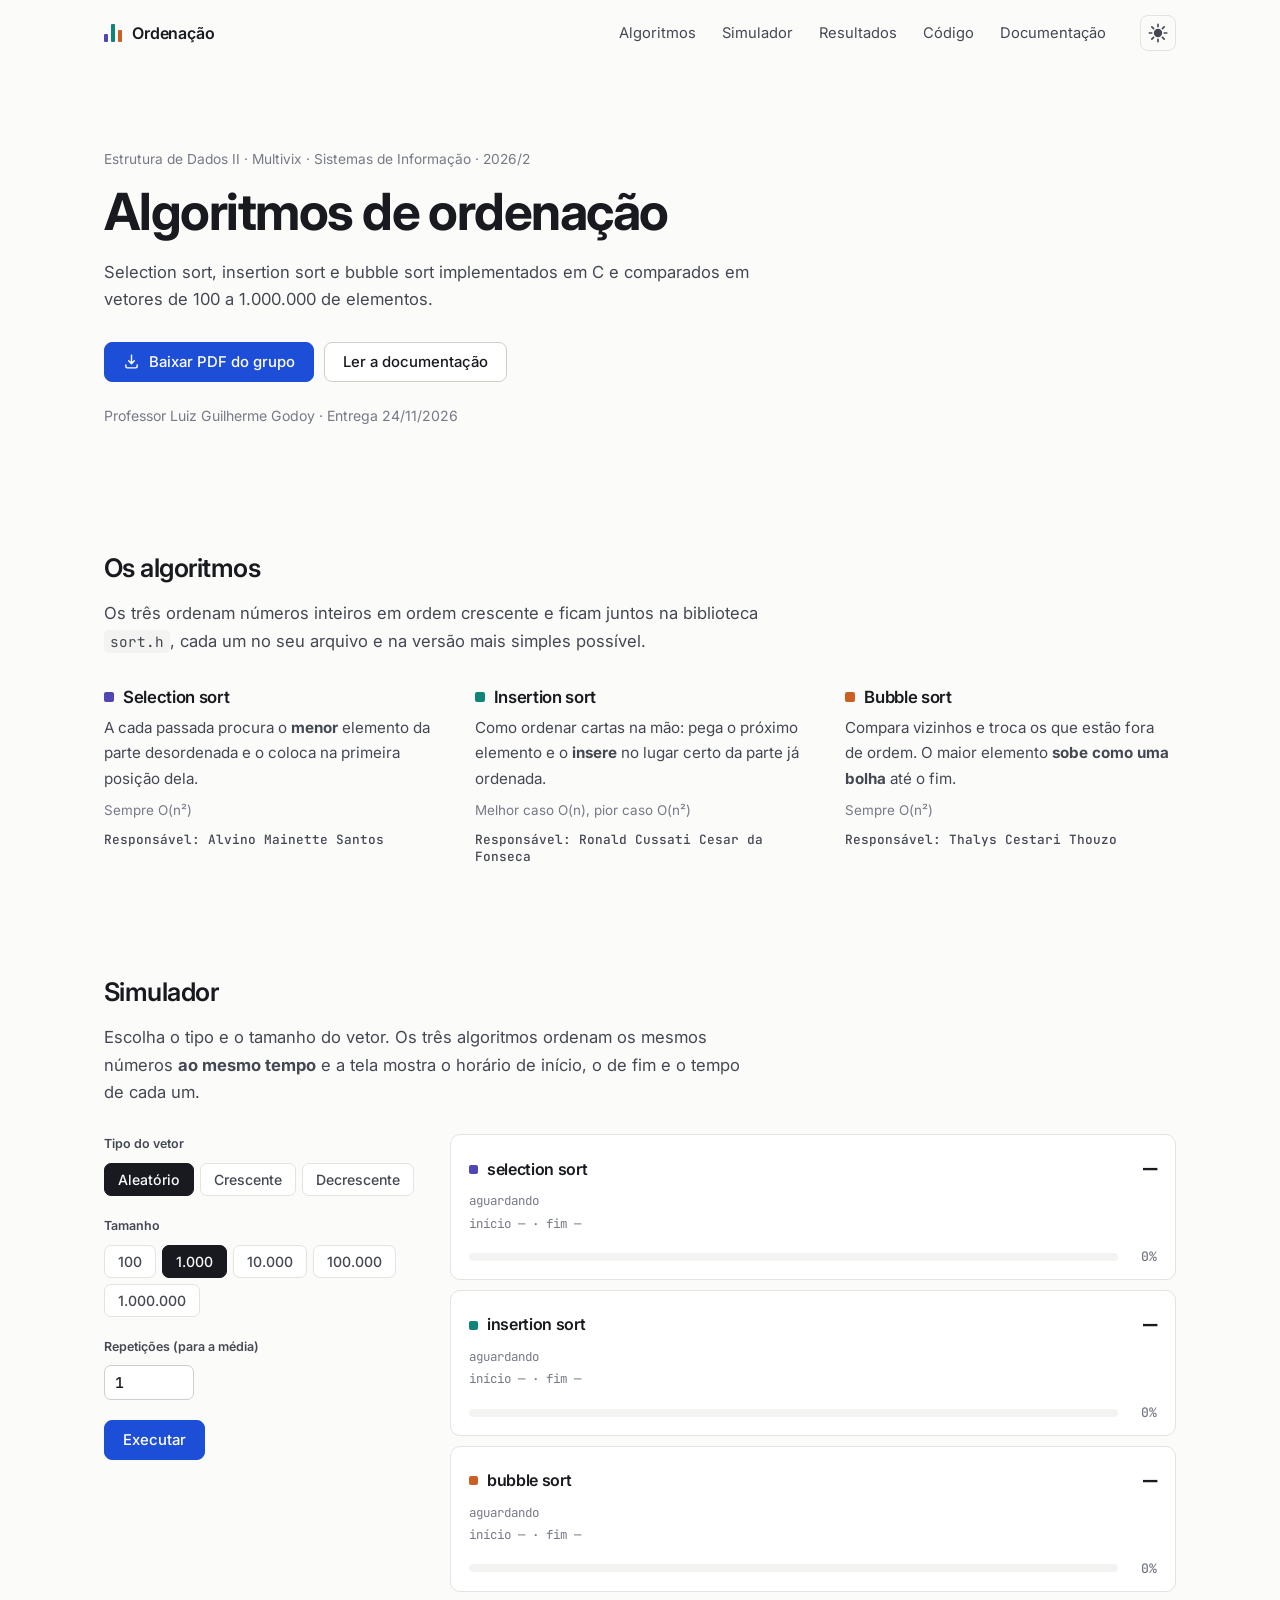
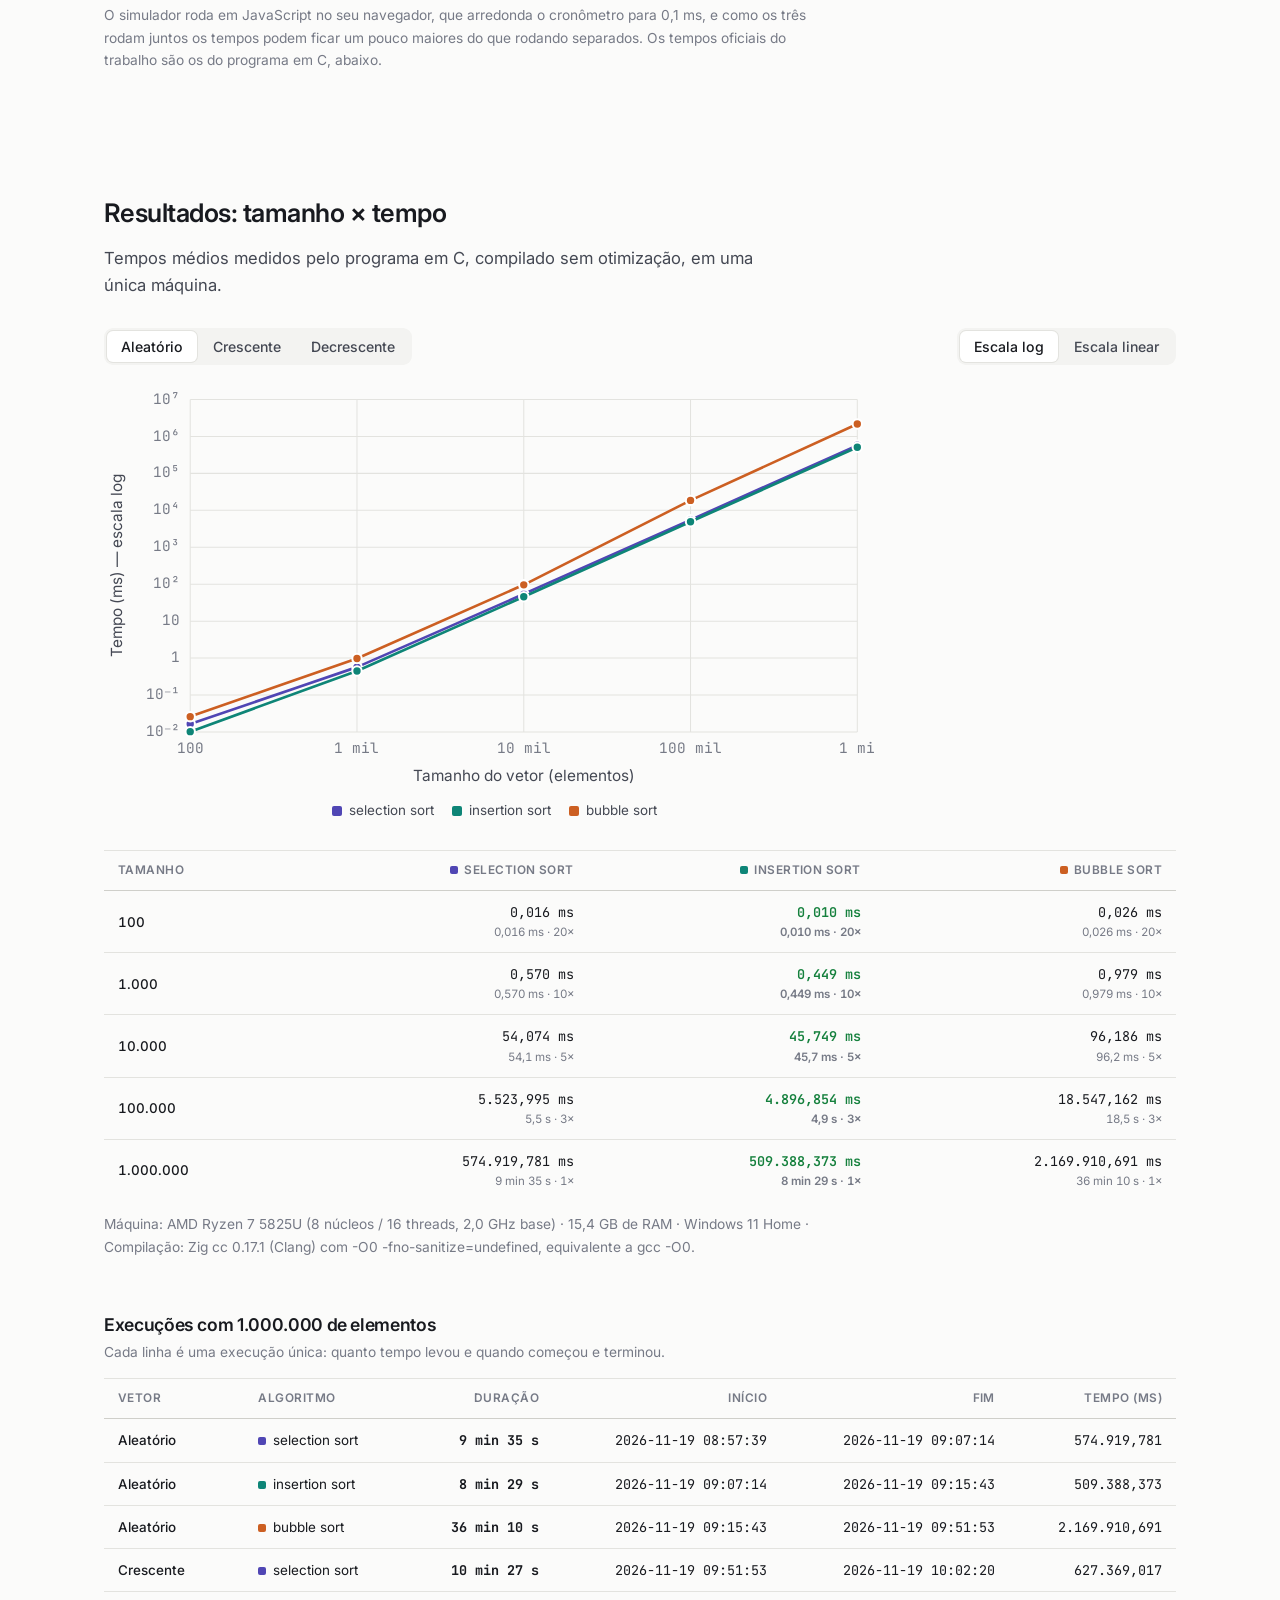
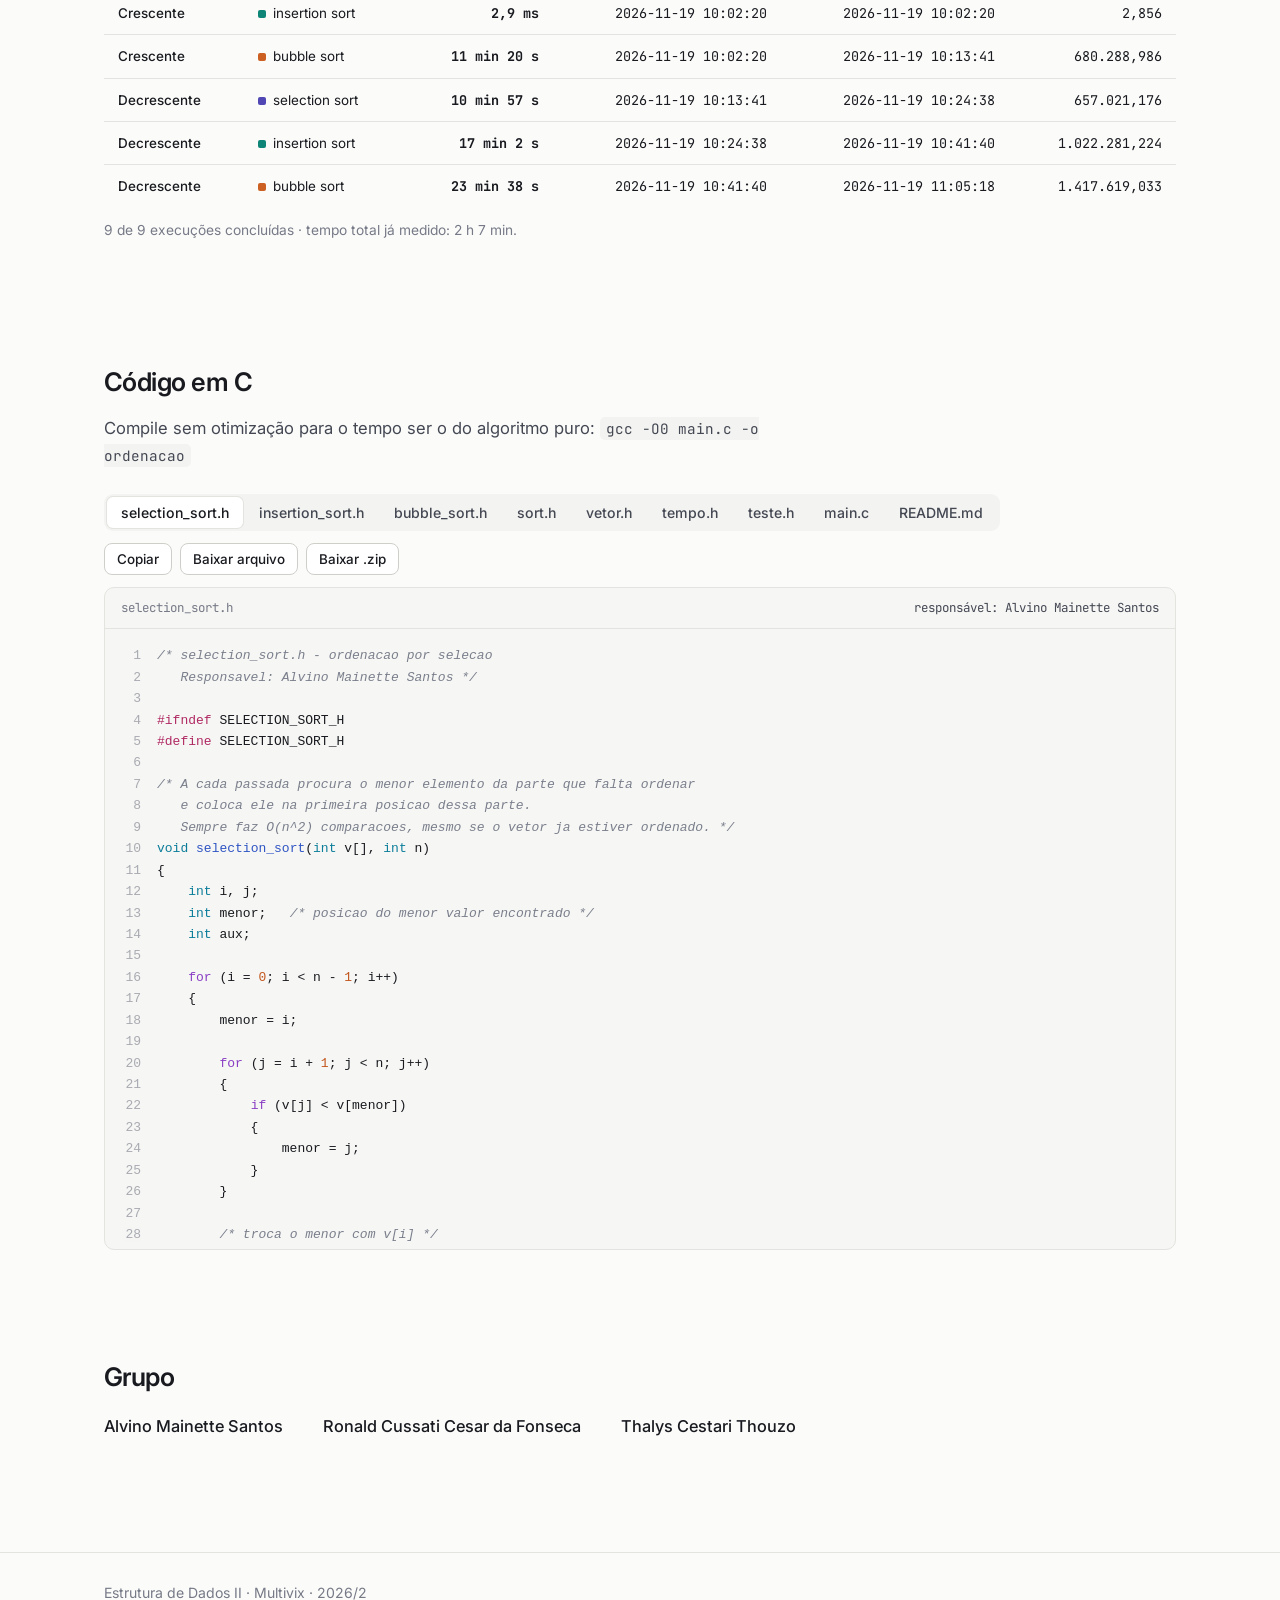
<file: public/index.html>
<!DOCTYPE html>
<html lang="pt-BR">
<head>
  <meta charset="utf-8">
  <meta name="viewport" content="width=device-width, initial-scale=1">
  <title>Algoritmos de Ordenação — Estrutura de Dados II</title>
  <meta name="description" content="Implementação em C e análise de desempenho do selection sort, insertion sort e bubble sort. Trabalho de Estrutura de Dados II — Multivix, Sistemas de Informação.">
  <meta name="theme-color" content="#fbfbfa">
  <link rel="icon" href="favicon.svg" type="image/svg+xml">
  <link rel="preconnect" href="https://fonts.googleapis.com">
  <link rel="preconnect" href="https://fonts.gstatic.com" crossorigin>
  <link href="https://fonts.googleapis.com/css2?family=Inter:wght@400;500;600&family=JetBrains+Mono:wght@400;500;600&display=swap" rel="stylesheet">
  <link rel="stylesheet" href="css/style.css">
</head>
<body class="limpo">
  <header class="nav">
    <div class="nav-in">
      <a class="logo" href="#topo" aria-label="Início">
        <span class="logo-mark" aria-hidden="true"><i></i><i></i><i></i></span>
        Ordenação
      </a>
      <nav class="links" aria-label="Principal">
        <a href="#como">Algoritmos</a>
        <a href="#simulador">Simulador</a>
        <a href="#resultados">Resultados</a>
        <a href="#codigo">Código</a>
        <a href="documentacao.html">Documentação</a>
      </nav>
      <button class="btn-tema" data-tema aria-label="Alternar tema claro e escuro" title="Alternar tema">
        <svg class="ico-tema" viewBox="0 0 24 24" aria-hidden="true"><defs><mask id="mascara-lua"><rect width="24" height="24" fill="#fff"/><circle class="corte" cx="12" cy="12" r="7.5" fill="#000"/></mask></defs><g mask="url(#mascara-lua)"><circle class="disco" cx="12" cy="12" r="5" fill="currentColor"/></g><g class="raios" stroke="currentColor" stroke-width="2" stroke-linecap="round"><path d="M12 1.5v3M12 19.5v3M4.6 4.6l2.1 2.1M17.3 17.3l2.1 2.1M1.5 12h3M19.5 12h3M4.6 19.4l2.1-2.1M17.3 6.7l2.1-2.1"/></g></svg>
      </button>
      <button class="burger" aria-label="Abrir menu" aria-expanded="false">
        <svg width="18" height="18" viewBox="0 0 24 24" fill="none" stroke="currentColor" stroke-width="2" stroke-linecap="round"><path d="M4 7h16M4 12h16M4 17h16"/></svg>
      </button>
    </div>
  </header>

  <main id="topo">
    <!-- ===================== TOPO ===================== -->
    <section class="hero">
      <div class="container">
        <p class="selo"><span data-g="disciplina"></span> · <span data-g="instituicao"></span> · <span data-g="curso"></span> · <span data-g="semestre"></span></p>
        <h1>Algoritmos de ordenação</h1>
        <p class="lead">Selection sort, insertion sort e bubble sort implementados em C e comparados em vetores de 100 a 1.000.000 de elementos.</p>
        <div class="hero-cta">
          <a class="btn btn-primario" data-pdf href="downloads/Documentacao-Grupo-Ordenacao.pdf" download>
            <svg viewBox="0 0 24 24" fill="none" stroke="currentColor" stroke-width="2" stroke-linecap="round" stroke-linejoin="round"><path d="M12 3v12m0 0l-4-4m4 4l4-4M4 17v2a2 2 0 002 2h12a2 2 0 002-2v-2"/></svg>
            Baixar PDF do grupo
          </a>
          <a class="btn" href="documentacao.html">Ler a documentação</a>
        </div>
        <p class="hero-meta">Professor <span data-g="professor"></span> · Entrega <span data-g="dataEntrega"></span></p>
      </div>
    </section>

    <!-- ===================== ALGORITMOS ===================== -->
    <section class="bloco" id="como">
      <div class="container">
        <h2 class="titulo">Os algoritmos</h2>
        <p class="lead">Os três ordenam números inteiros em ordem crescente e ficam juntos na biblioteca <code class="inline">sort.h</code>, cada um no seu arquivo e na versão mais simples possível.</p>
        <div class="algs">
          <div>
            <h3><i style="background:var(--sel)"></i>Selection sort</h3>
            <p>A cada passada procura o <strong>menor</strong> elemento da parte desordenada e o coloca na primeira posição dela.</p>
            <small>Sempre O(n²)</small>
            <span class="autor">Responsável: Alvino Mainette Santos</span>
          </div>
          <div>
            <h3><i style="background:var(--ins)"></i>Insertion sort</h3>
            <p>Como ordenar cartas na mão: pega o próximo elemento e o <strong>insere</strong> no lugar certo da parte já ordenada.</p>
            <small>Melhor caso O(n), pior caso O(n²)</small>
            <span class="autor">Responsável: Ronald Cussati Cesar da Fonseca</span>
          </div>
          <div>
            <h3><i style="background:var(--bub)"></i>Bubble sort</h3>
            <p>Compara vizinhos e troca os que estão fora de ordem. O maior elemento <strong>sobe como uma bolha</strong> até o fim.</p>
            <small>Sempre O(n²)</small>
            <span class="autor">Responsável: Thalys Cestari Thouzo</span>
          </div>
        </div>
      </div>
    </section>

    <!-- ===================== SIMULADOR ===================== -->
    <section class="bloco" id="simulador">
      <div class="container">
        <h2 class="titulo">Simulador</h2>
        <p class="lead">Escolha o tipo e o tamanho do vetor. Os três algoritmos ordenam os mesmos números <strong>ao mesmo tempo</strong> e a tela mostra o horário de início, o de fim e o tempo de cada um.</p>

        <div class="sim" id="simulador-app">
          <div class="sim-ctrl" id="sim-ctrl">
            <div>
              <span class="ctrl-rot">Tipo do vetor</span>
              <div class="seg" role="group" aria-label="Tipo do vetor">
                <button class="ativo" aria-pressed="true" data-tipo="aleatorio">Aleatório</button>
                <button aria-pressed="false" data-tipo="crescente">Crescente</button>
                <button aria-pressed="false" data-tipo="decrescente">Decrescente</button>
              </div>
            </div>
            <div>
              <span class="ctrl-rot">Tamanho</span>
              <div class="seg" role="group" aria-label="Tamanho do vetor">
                <button aria-pressed="false" data-n="100">100</button>
                <button class="ativo" aria-pressed="true" data-n="1000">1.000</button>
                <button aria-pressed="false" data-n="10000">10.000</button>
                <button aria-pressed="false" data-n="100000">100.000</button>
                <button aria-pressed="false" data-n="1000000">1.000.000</button>
              </div>
            </div>
            <div>
              <label class="ctrl-rot" for="sim-reps">Repetições (para a média)</label>
              <input class="input" id="sim-reps" type="number" min="1" max="20" value="1">
            </div>
            <div id="sim-aviso" class="aviso oculto" role="status"></div>
            <div class="sim-acoes">
              <button class="btn btn-primario" id="sim-rodar">Executar</button>
              <button class="btn oculto" id="sim-parar">Cancelar</button>
            </div>
          </div>

          <div class="sim-res" id="sim-res">
            <div class="alg-card cartao" data-alg="0">
              <h4><i></i>selection sort</h4><div class="alg-tempo">—</div>
              <div class="alg-estado">aguardando</div><div class="alg-horas">início — · fim —</div>
              <div class="alg-prog"><div class="alg-barra"><i></i></div><span class="alg-pct">0%</span></div>
            </div>
            <div class="alg-card cartao" data-alg="1">
              <h4><i></i>insertion sort</h4><div class="alg-tempo">—</div>
              <div class="alg-estado">aguardando</div><div class="alg-horas">início — · fim —</div>
              <div class="alg-prog"><div class="alg-barra"><i></i></div><span class="alg-pct">0%</span></div>
            </div>
            <div class="alg-card cartao" data-alg="2">
              <h4><i></i>bubble sort</h4><div class="alg-tempo">—</div>
              <div class="alg-estado">aguardando</div><div class="alg-horas">início — · fim —</div>
              <div class="alg-prog"><div class="alg-barra"><i></i></div><span class="alg-pct">0%</span></div>
            </div>
          </div>
        </div>
        <p class="nota">O simulador roda em JavaScript no seu navegador, que arredonda o cronômetro para 0,1 ms, e como os três rodam juntos os tempos podem ficar um pouco maiores do que rodando separados. Os tempos oficiais do trabalho são os do programa em C, abaixo.</p>
      </div>
    </section>

    <!-- ===================== RESULTADOS ===================== -->
    <section class="bloco" id="resultados">
      <div class="container">
        <h2 class="titulo">Resultados: tamanho × tempo</h2>
        <p class="lead">Tempos médios medidos pelo programa em C, compilado sem otimização, em uma única máquina.</p>

        <div class="resultado-topo">
          <div class="abas" data-aba-tipo role="tablist" aria-label="Tipo do vetor">
            <button class="ativo" data-v="aleatorio">Aleatório</button>
            <button data-v="crescente">Crescente</button>
            <button data-v="decrescente">Decrescente</button>
          </div>
          <div class="abas" data-aba-escala aria-label="Escala do gráfico">
            <button class="ativo" data-v="log">Escala log</button>
            <button data-v="linear">Escala linear</button>
          </div>
        </div>

        <div class="res-grade" id="resultados-grade">
          <div><div id="graf"></div></div>
          <div class="tabela-wrap"><table class="tabela" id="tabela-res"></table></div>
        </div>
        <p class="nota" id="res-nota"></p>

        <h3 class="sub">Execuções com 1.000.000 de elementos</h3>
        <p class="nota" style="margin-top:0">Cada linha é uma execução única: quanto tempo levou e quando começou e terminou.</p>
        <div class="tabela-wrap"><table class="tabela" id="grandes-tab"></table></div>
        <p class="nota" id="grandes-resumo"></p>
      </div>
    </section>

    <!-- ===================== CÓDIGO ===================== -->
    <section class="bloco" id="codigo">
      <div class="container">
        <h2 class="titulo">Código em C</h2>
        <p class="lead">Compile sem otimização para o tempo ser o do algoritmo puro: <code class="inline">gcc -O0 main.c -o ordenacao</code></p>

        <div class="cod-barra">
          <div class="abas" data-aba-cod>
            <button class="ativo" data-v="selection_sort.h">selection_sort.h</button>
            <button data-v="insertion_sort.h">insertion_sort.h</button>
            <button data-v="bubble_sort.h">bubble_sort.h</button>
            <button data-v="sort.h">sort.h</button>
            <button data-v="vetor.h">vetor.h</button>
            <button data-v="tempo.h">tempo.h</button>
            <button data-v="teste.h">teste.h</button>
            <button data-v="main.c">main.c</button>
            <button data-v="README.md">README.md</button>
          </div>
          <div style="display:flex;gap:8px;flex-wrap:wrap">
            <button class="btn btn-peq" id="cod-copiar"><span>Copiar</span></button>
            <a class="btn btn-peq" id="cod-baixar" href="codigo/selection_sort.h" download>Baixar arquivo</a>
            <a class="btn btn-peq" data-zip href="downloads/codigo-ordenacao.zip" download>Baixar .zip</a>
          </div>
        </div>
        <div class="cod-janela">
          <div class="cod-topo"><span id="cod-nome">selection_sort.h</span><span id="cod-autor" class="cod-autor"></span></div>
          <pre class="cod" id="cod-pre"><code>Carregando…</code></pre>
        </div>
      </div>
    </section>

    <!-- ===================== GRUPO ===================== -->
    <section class="bloco" id="equipe">
      <div class="container">
        <h2 class="titulo">Grupo</h2>
        <ul class="nomes" id="equipe-lista"></ul>
      </div>
    </section>
  </main>

  <footer class="rodape">
    <div class="container rodape-in">
      <span><span data-g="disciplina"></span> · <span data-g="instituicao"></span> · <span data-g="semestre"></span></span>
      <a data-repo href="#" target="_blank" rel="noopener">GitHub</a>
    </div>
  </footer>

  <script src="js/config.js"></script>
  <script src="js/common.js"></script>
  <script src="js/charts.js"></script>
  <script src="js/grandes.js"></script>
  <script src="js/codeview.js"></script>
  <script src="js/demo.js"></script>
  <script src="js/index.js"></script>
</body>
</html>
</file>
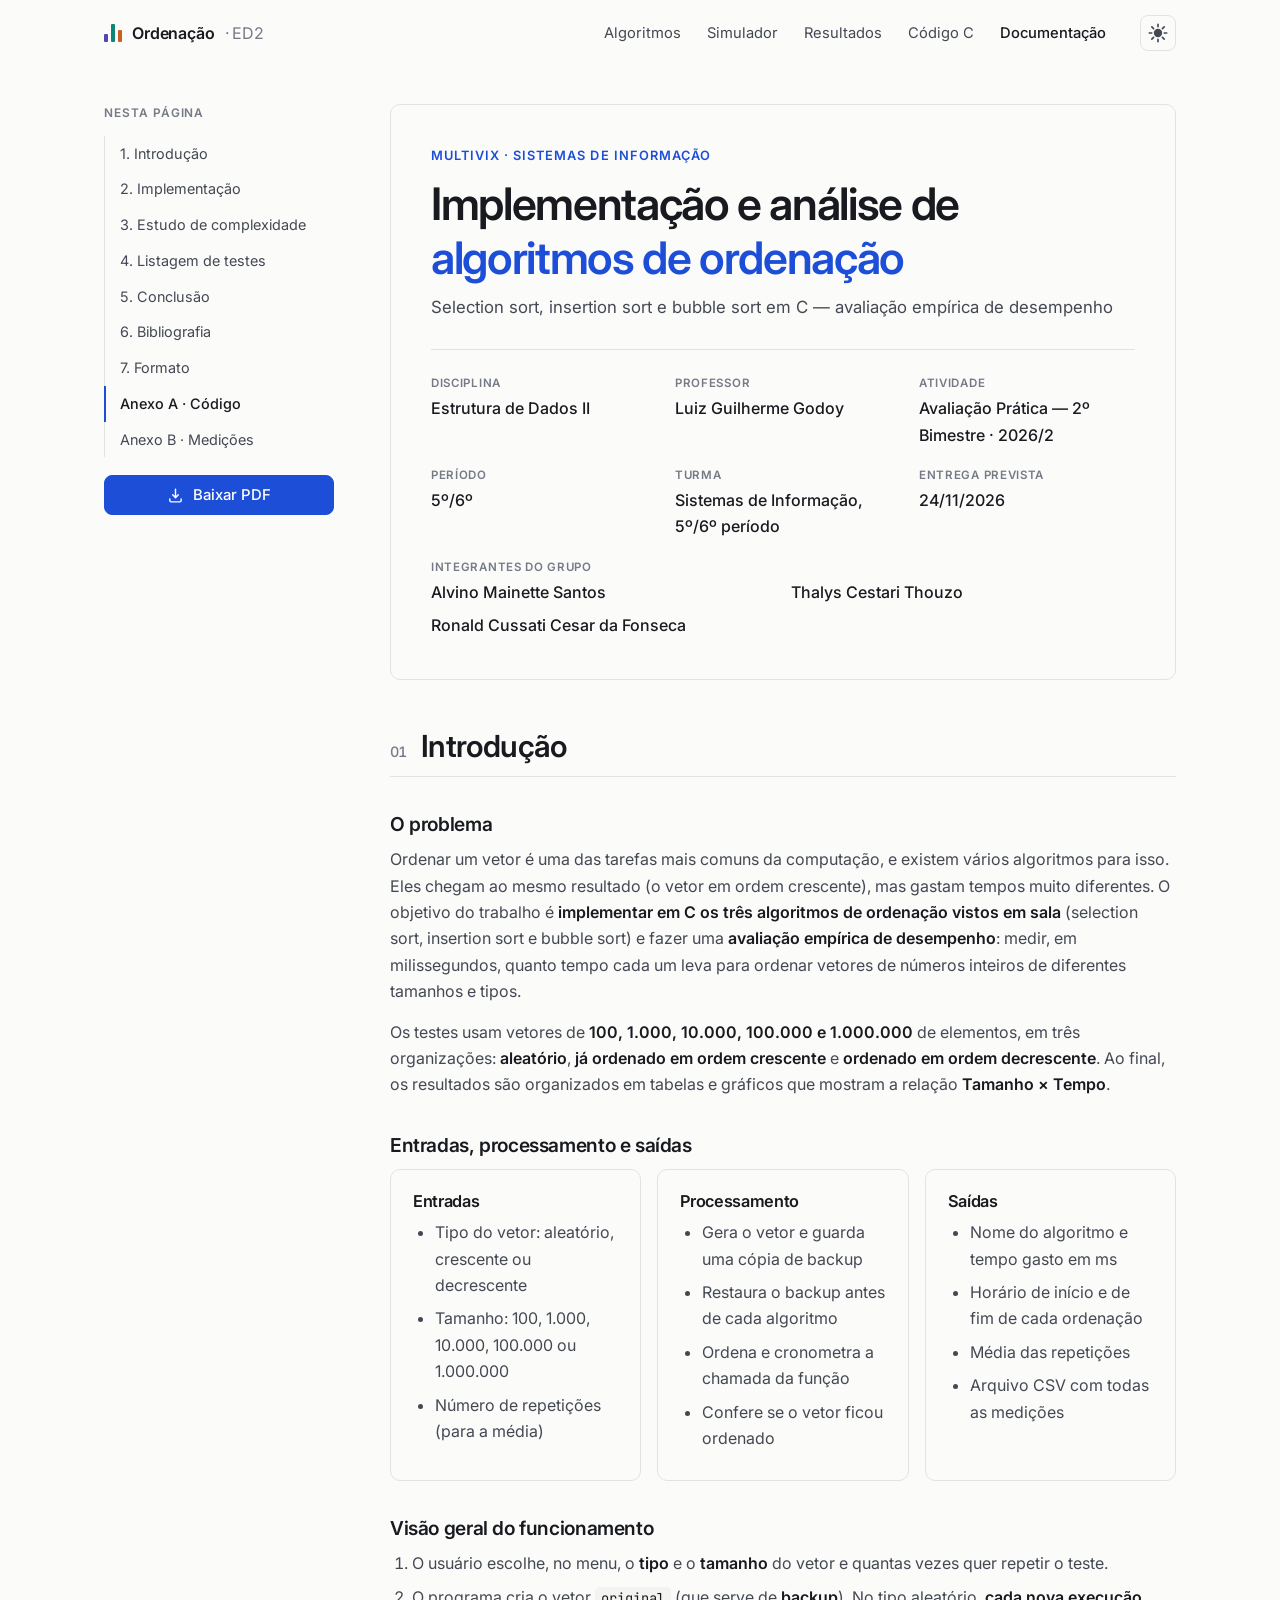
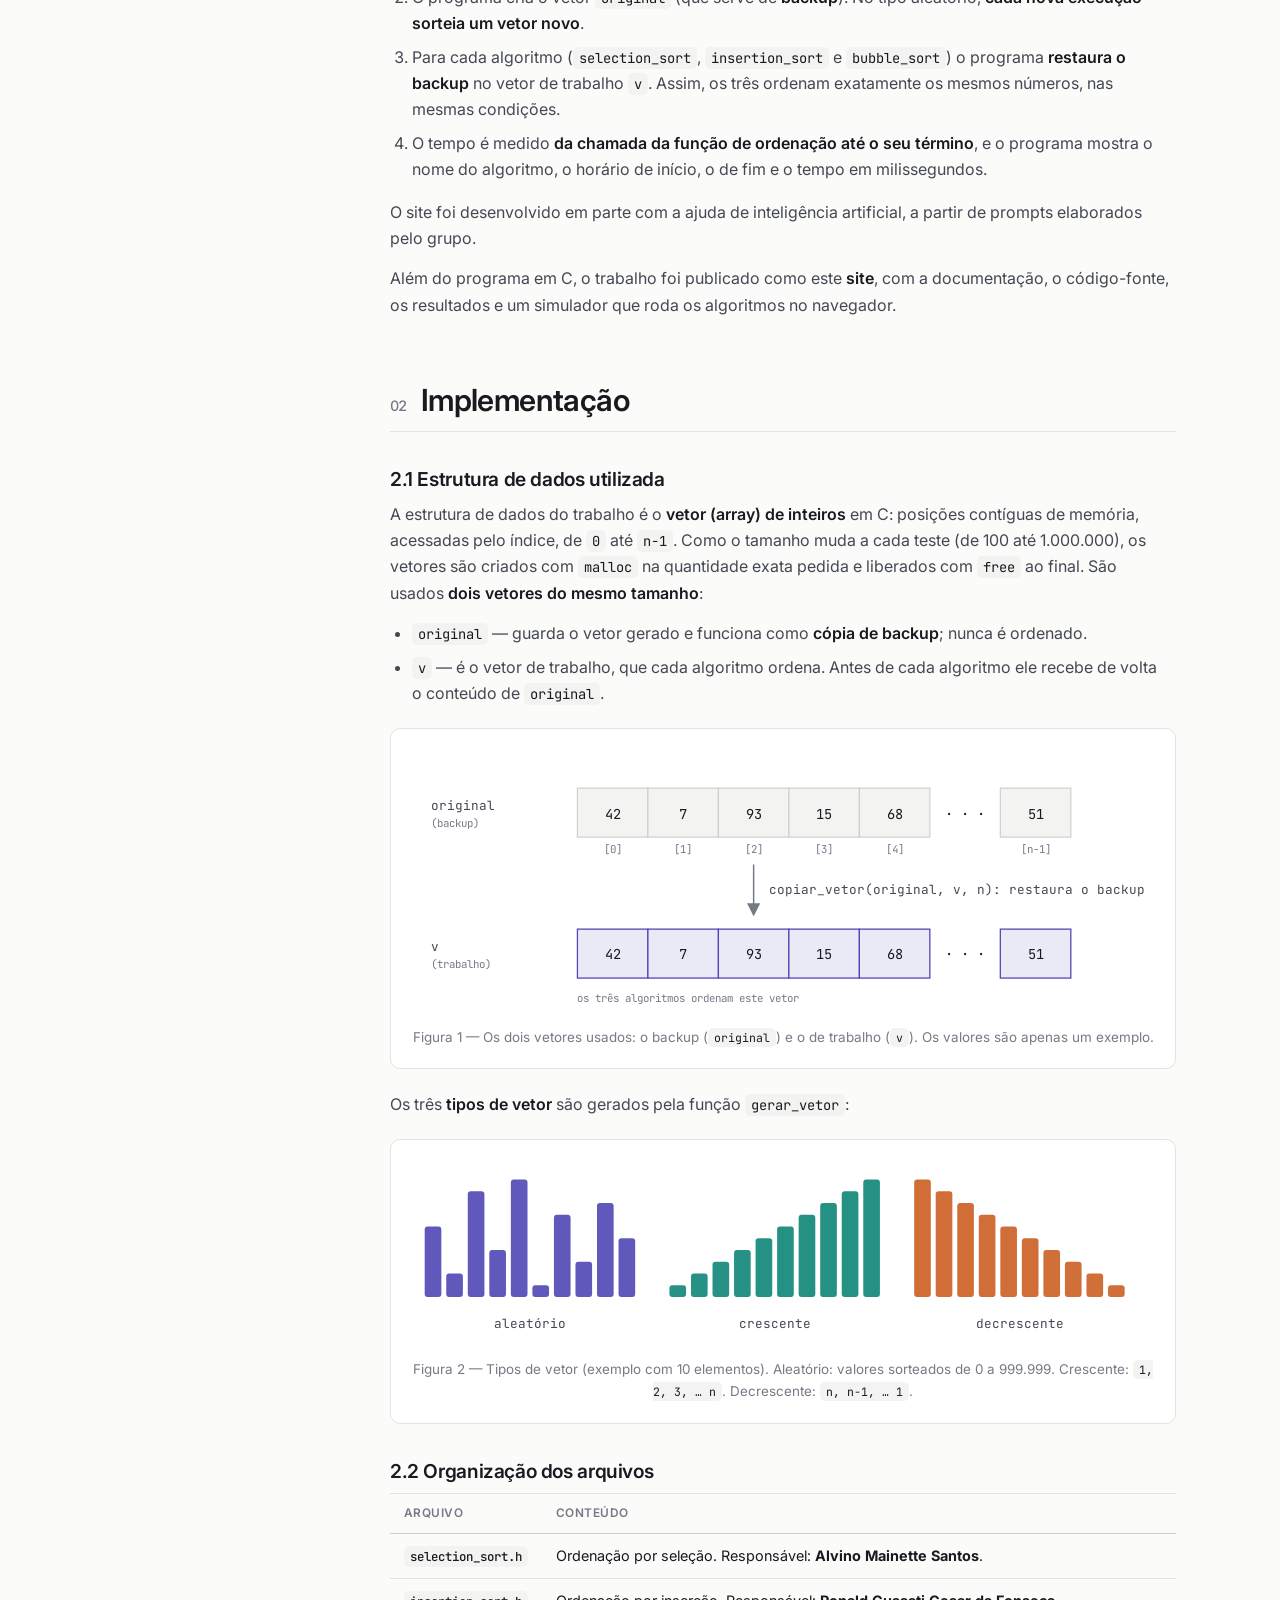
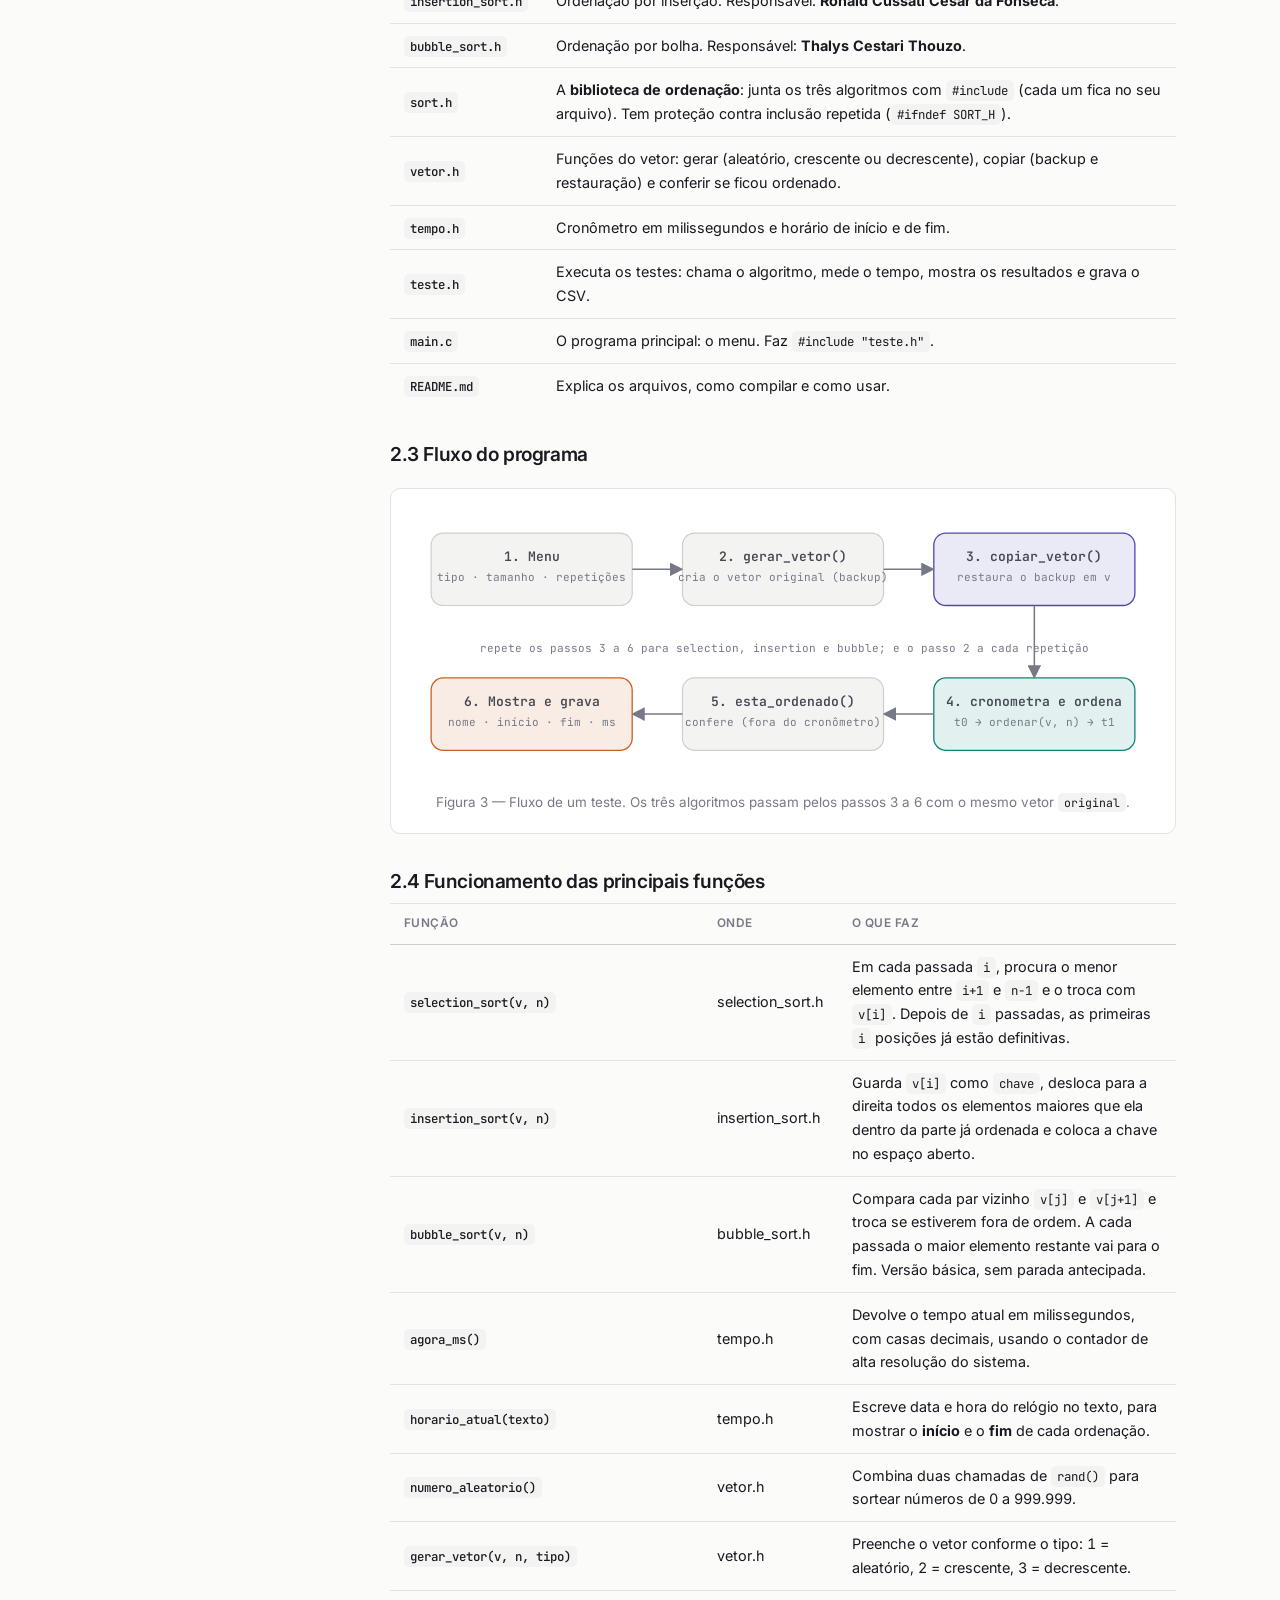
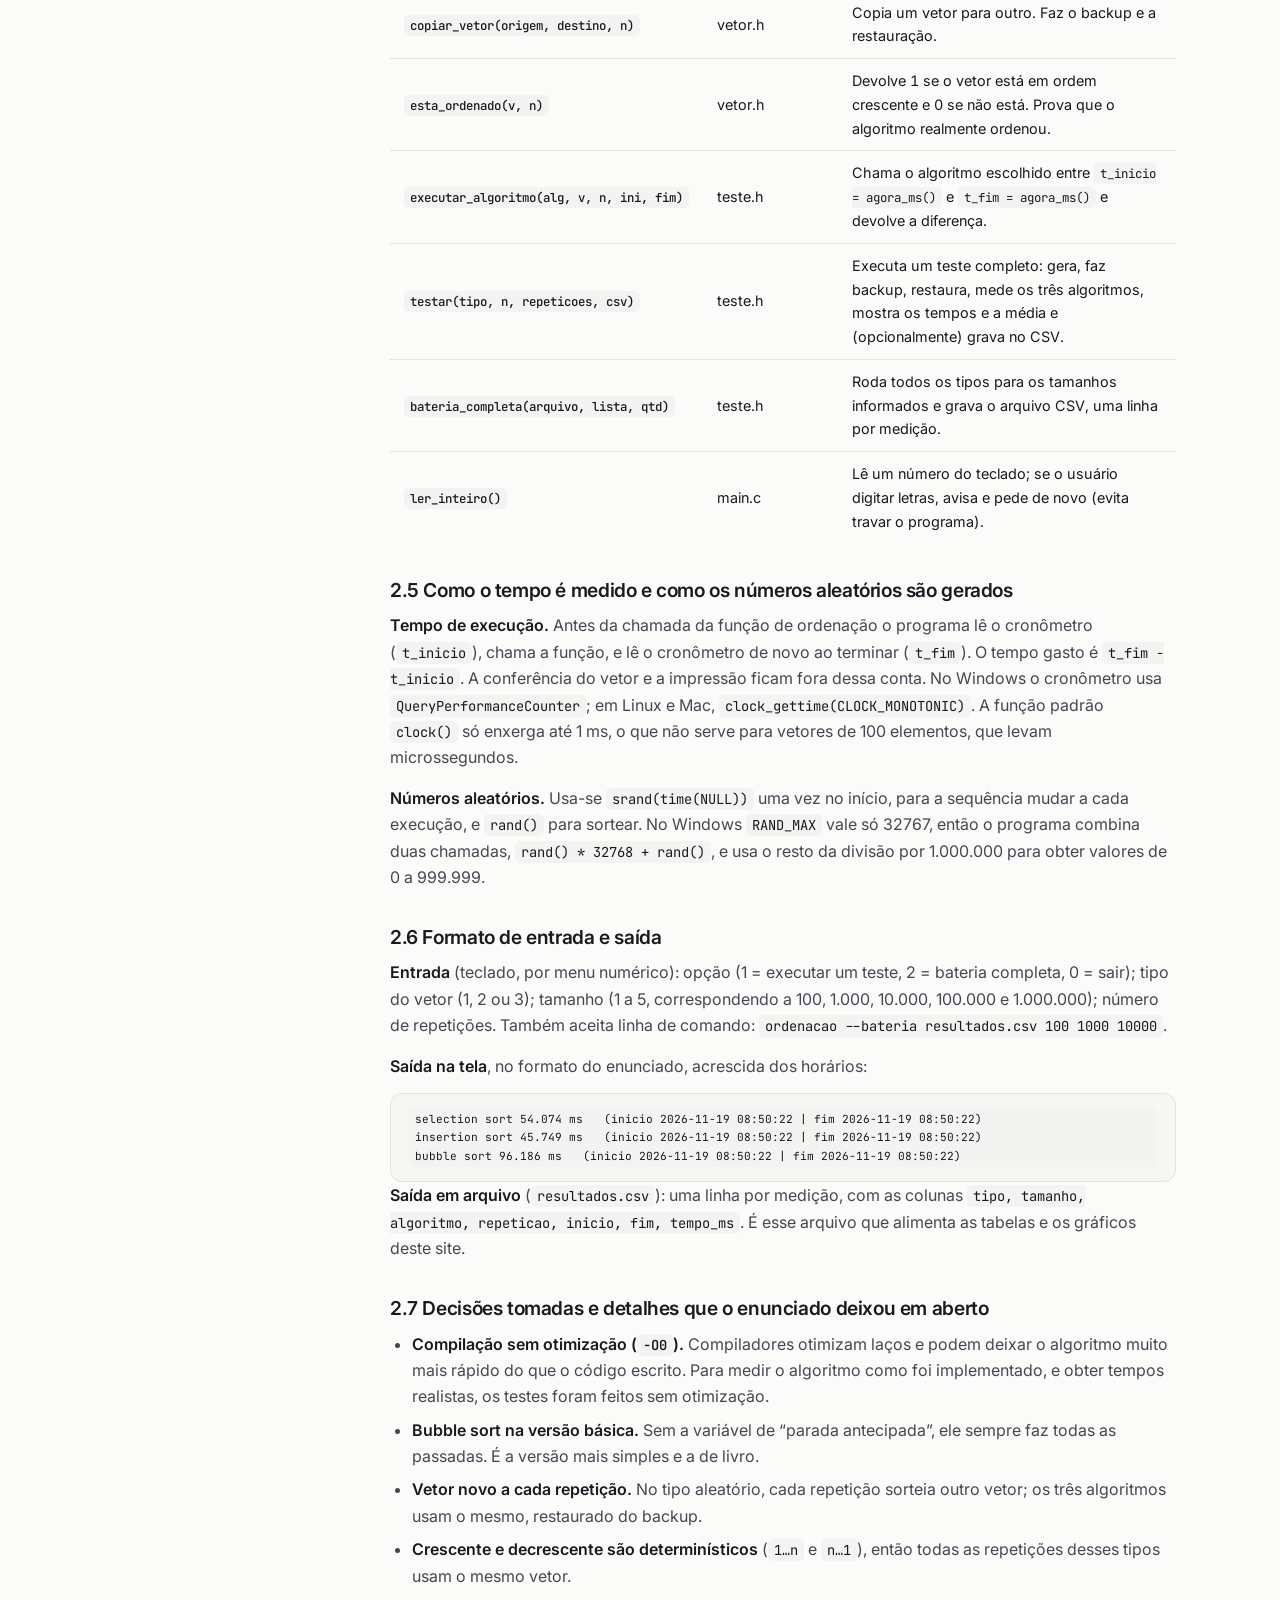
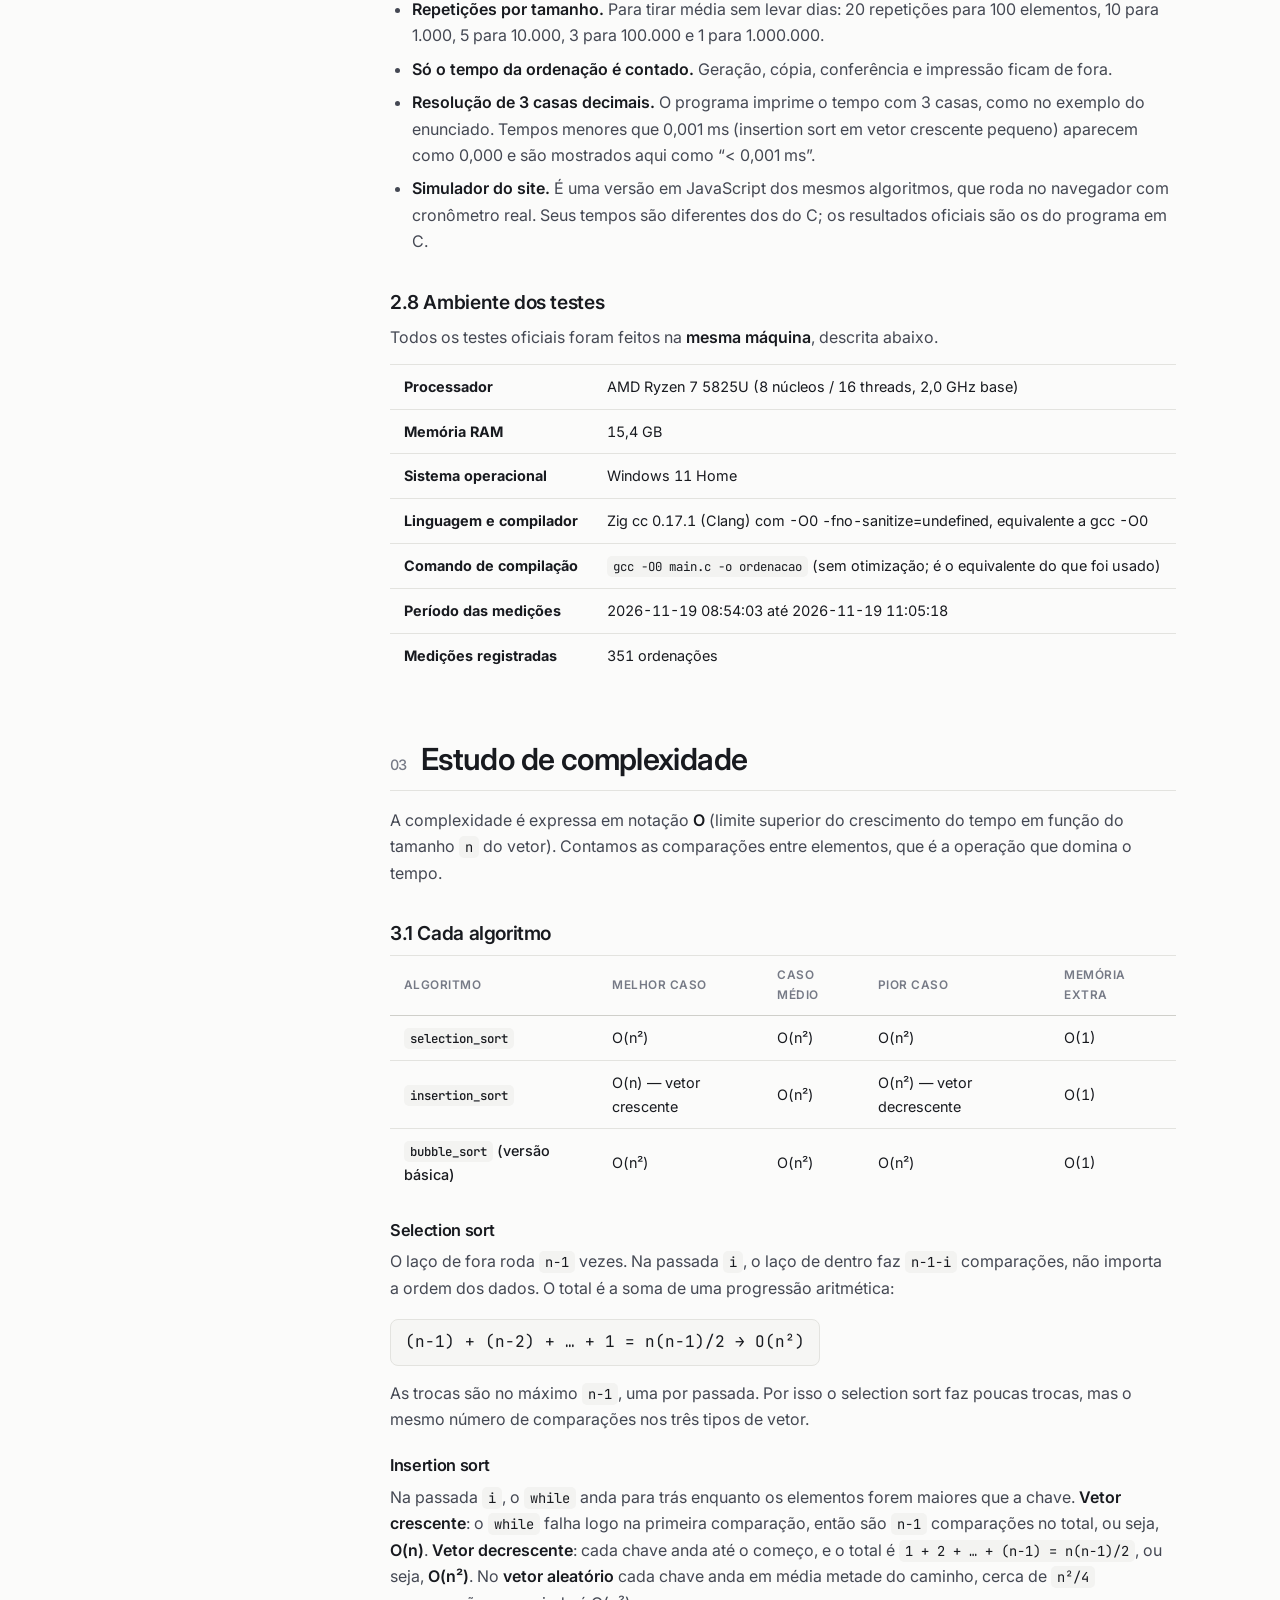
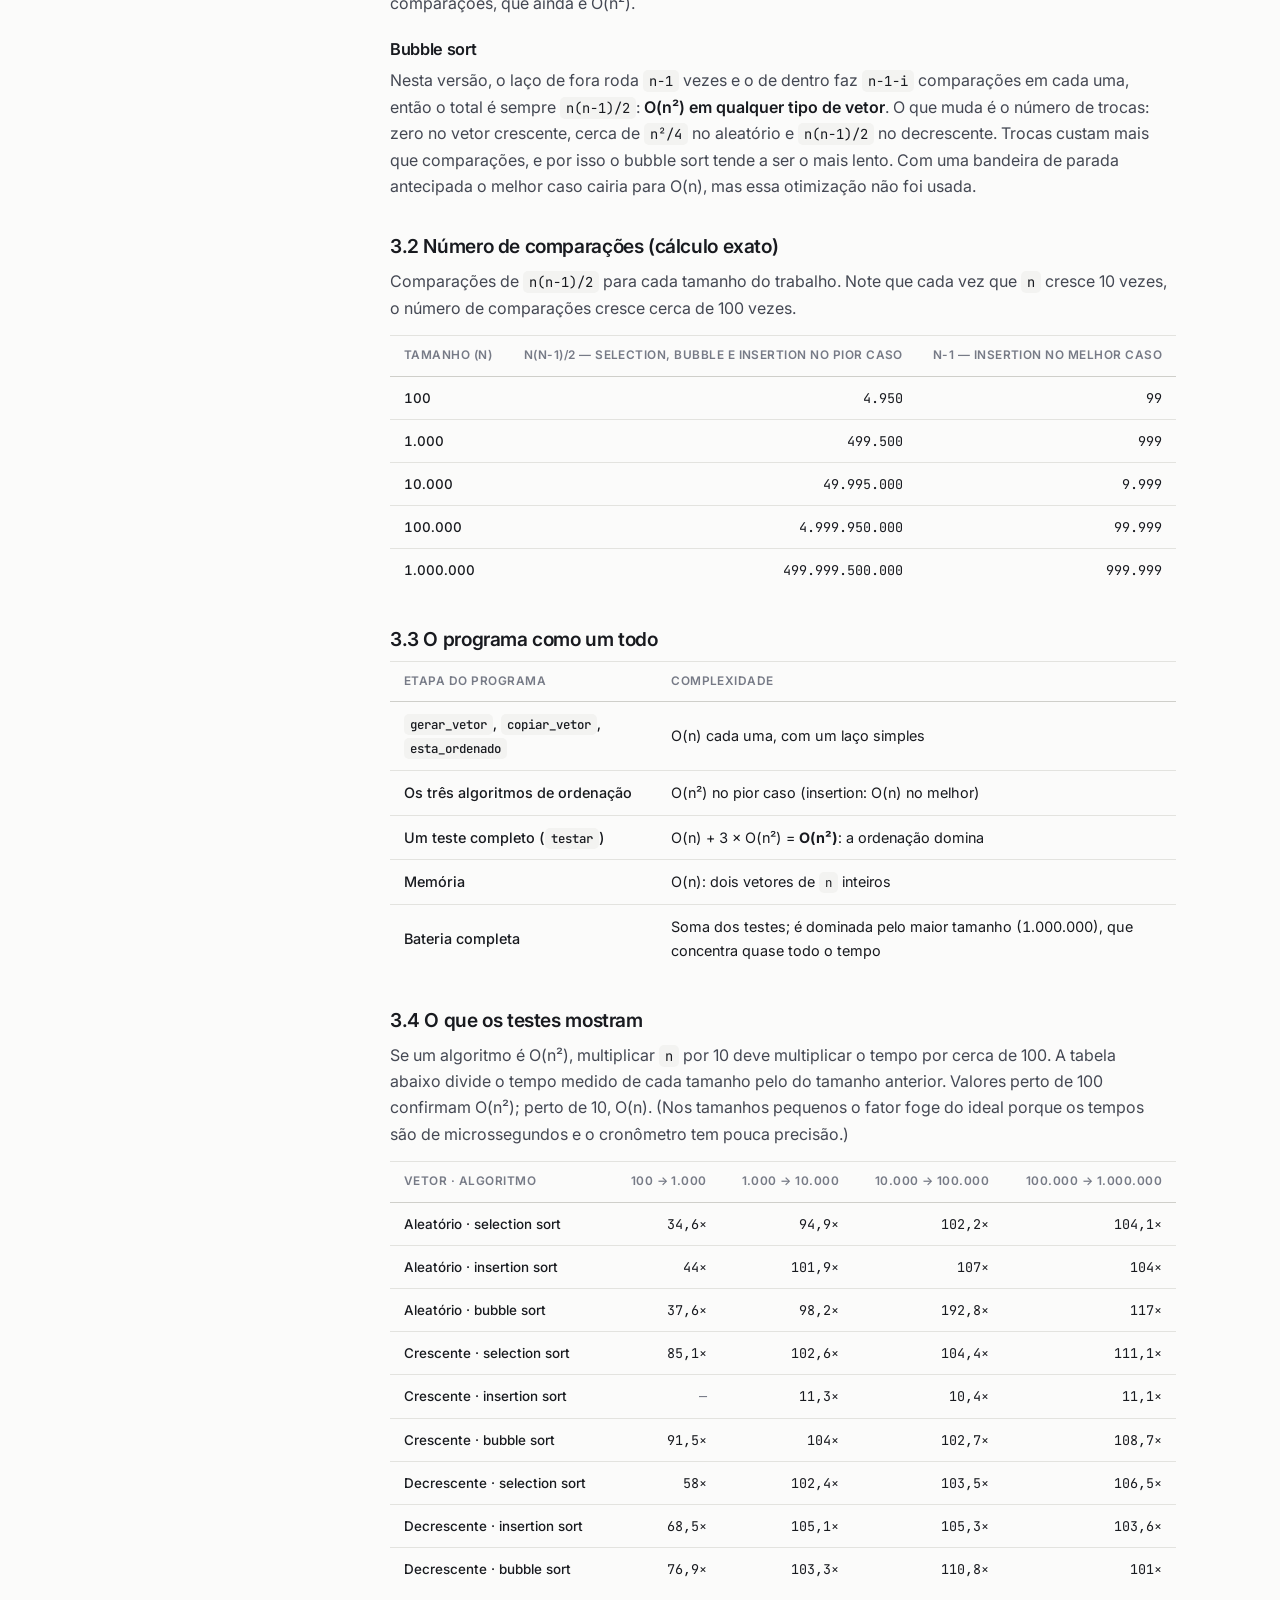
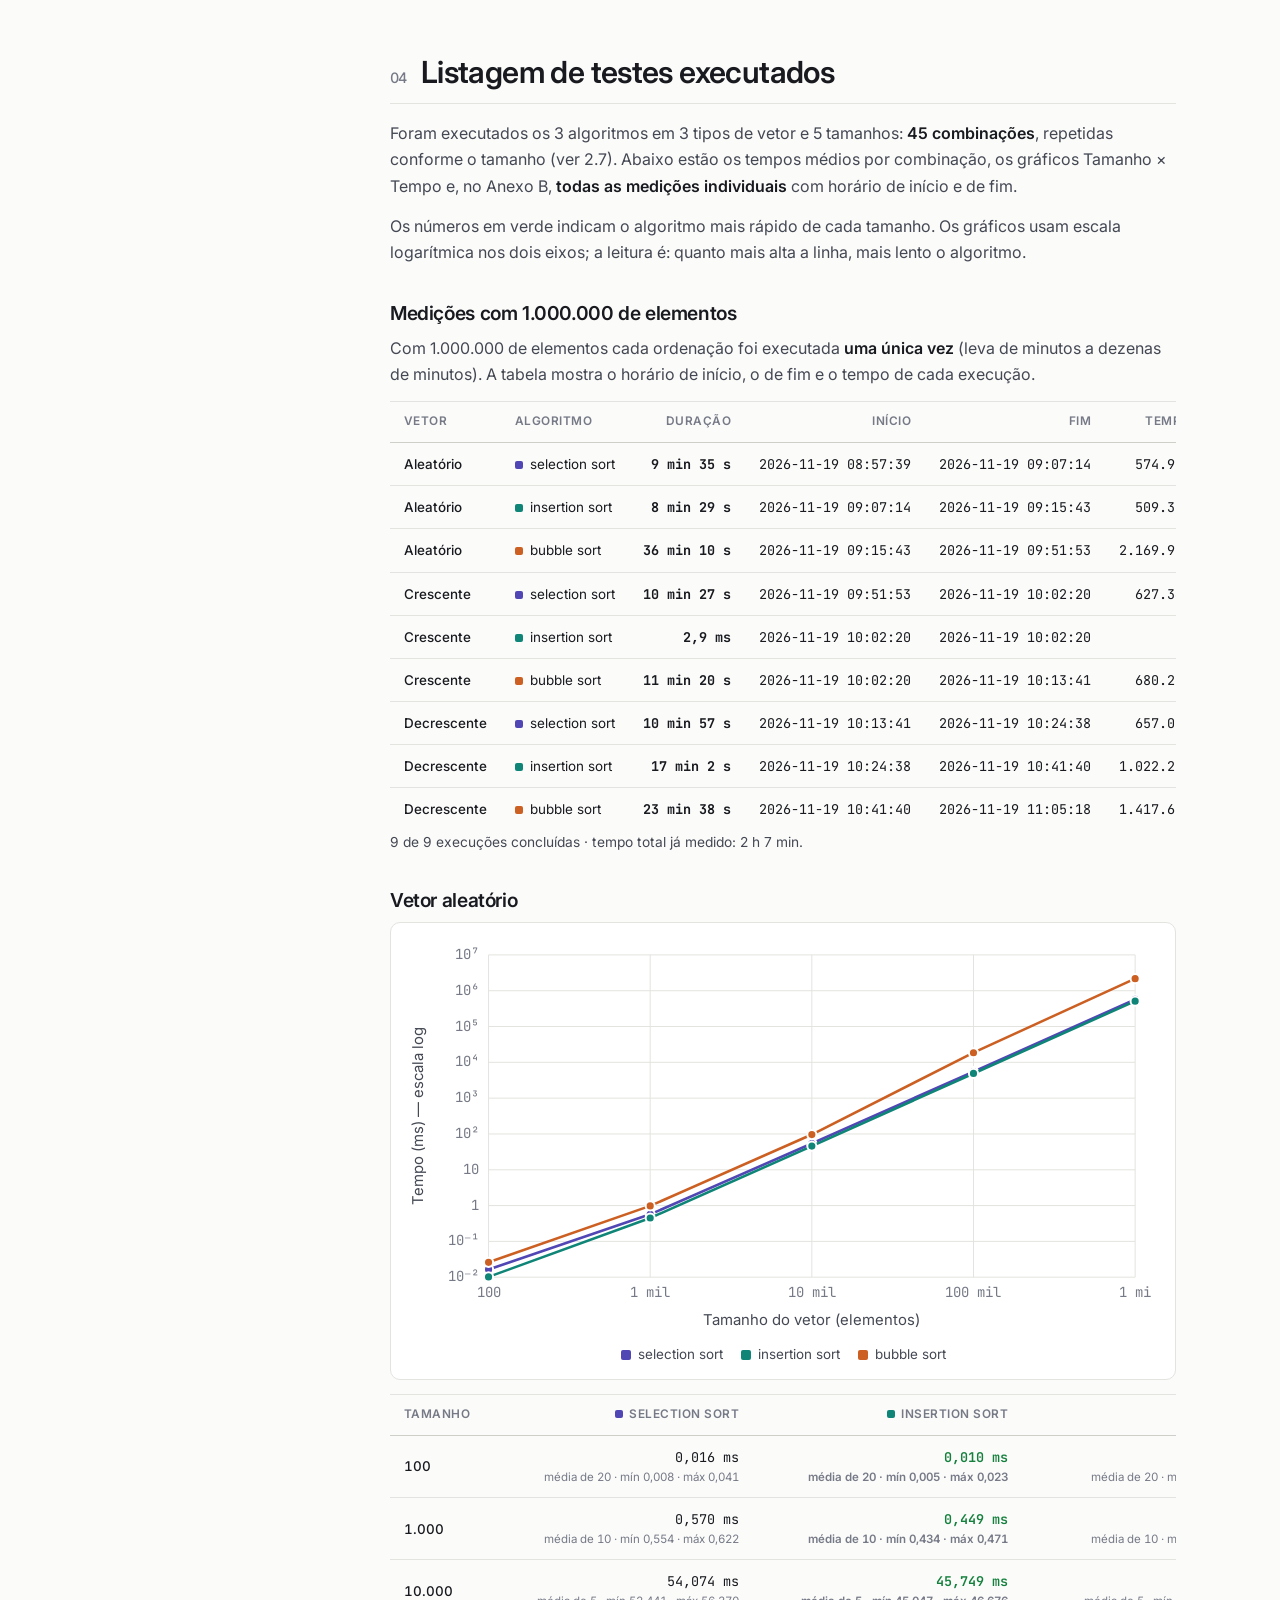
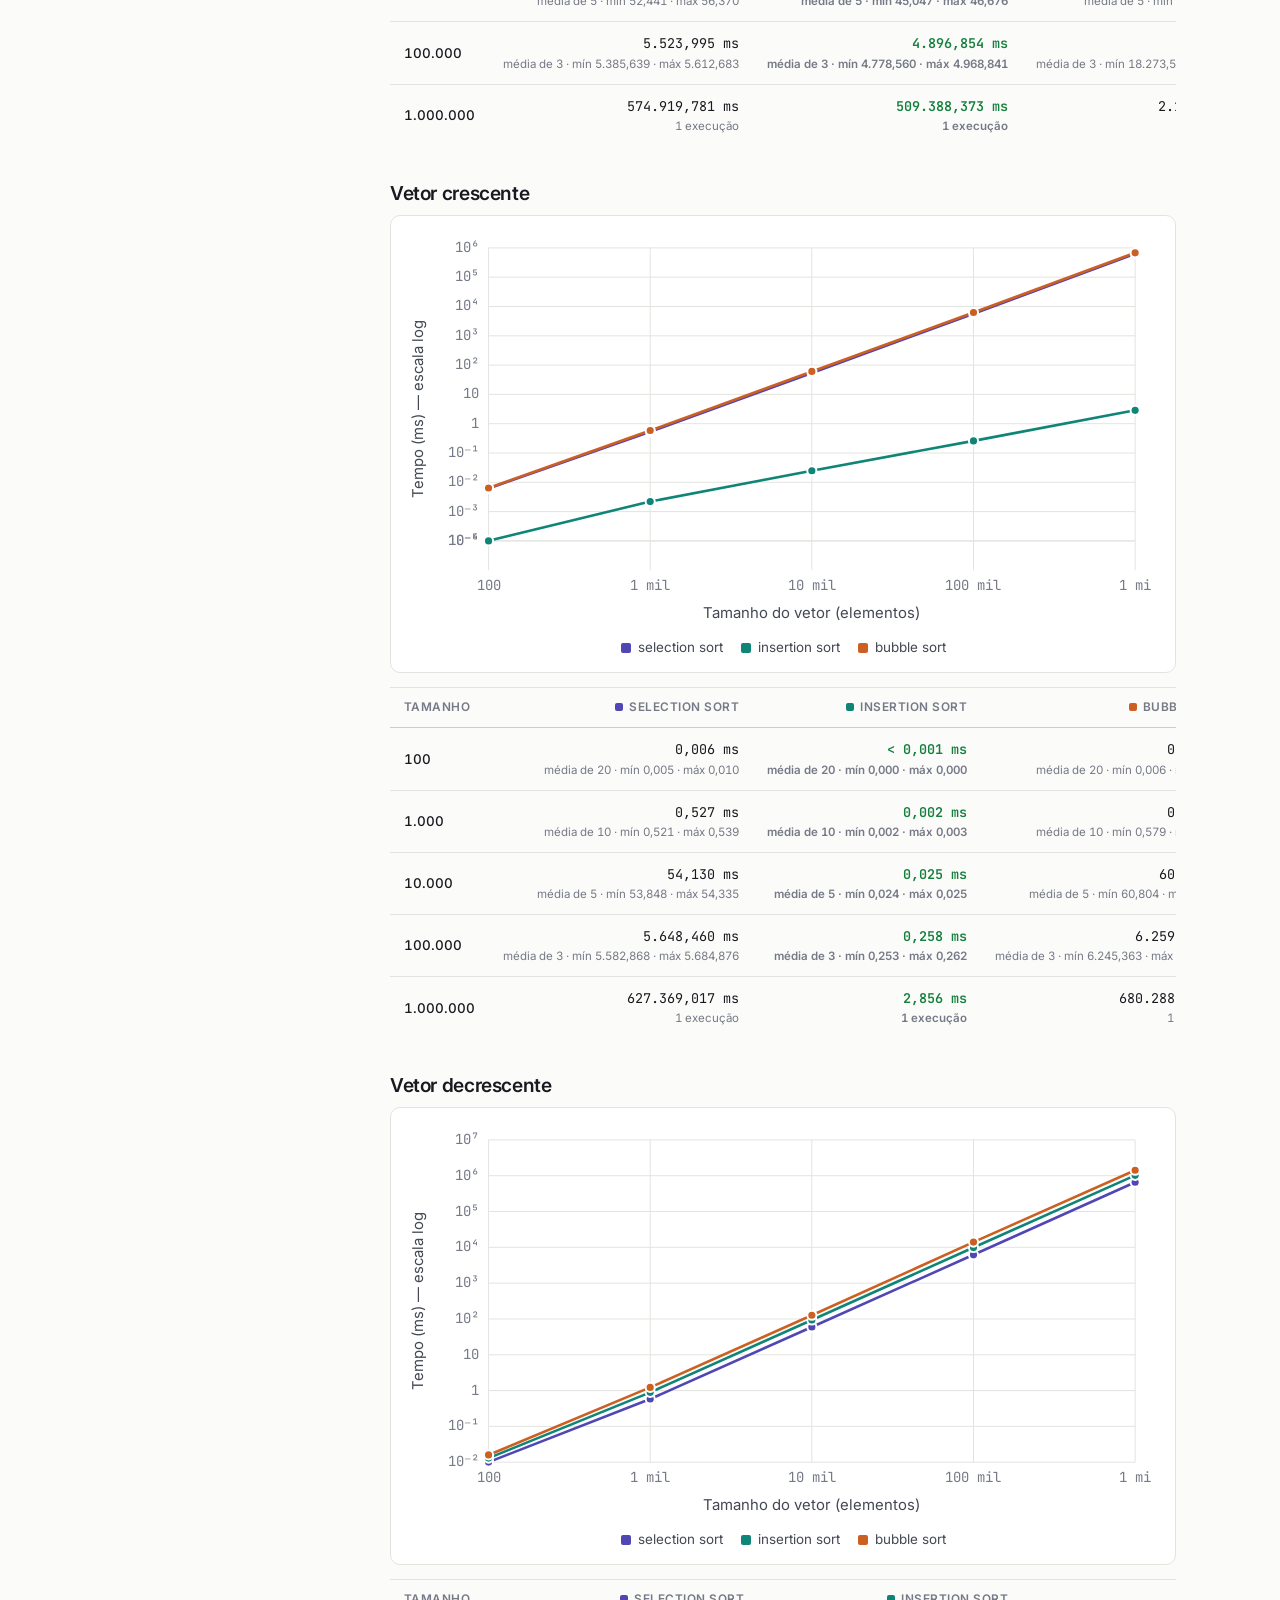
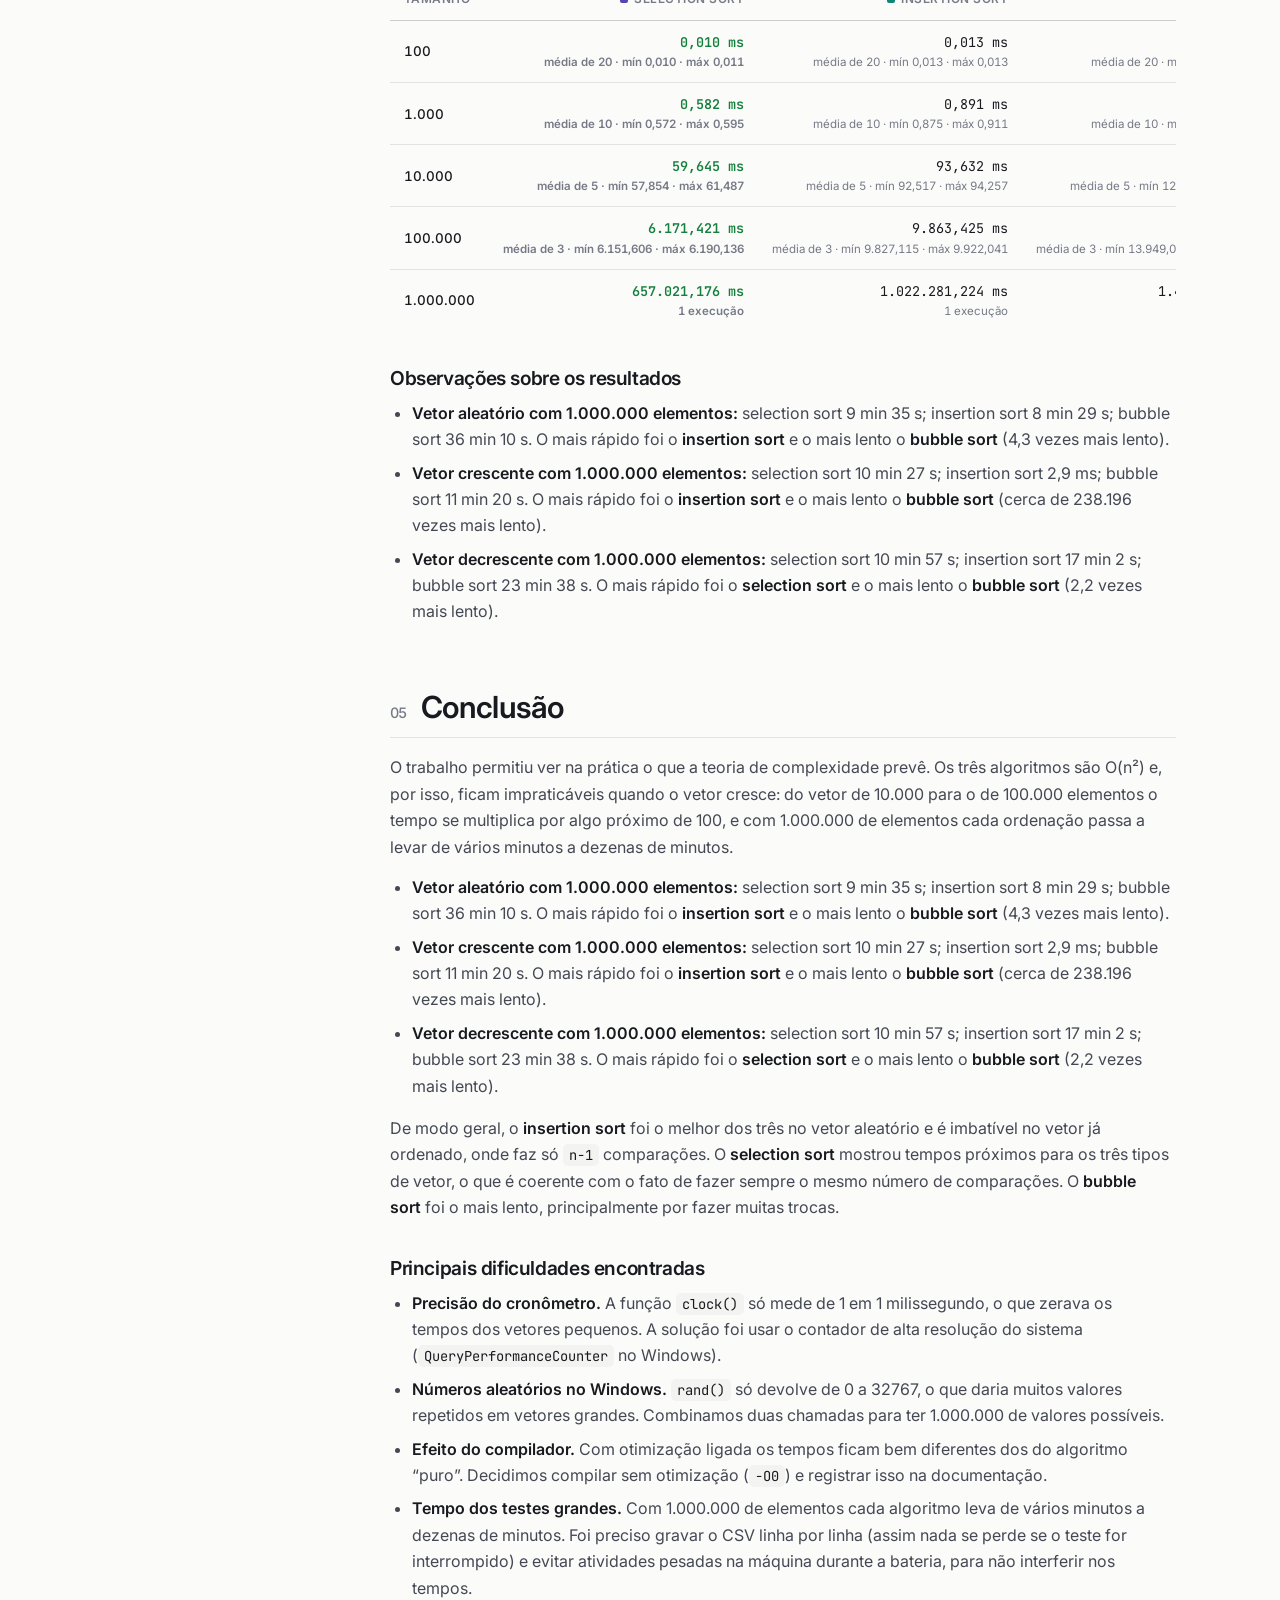
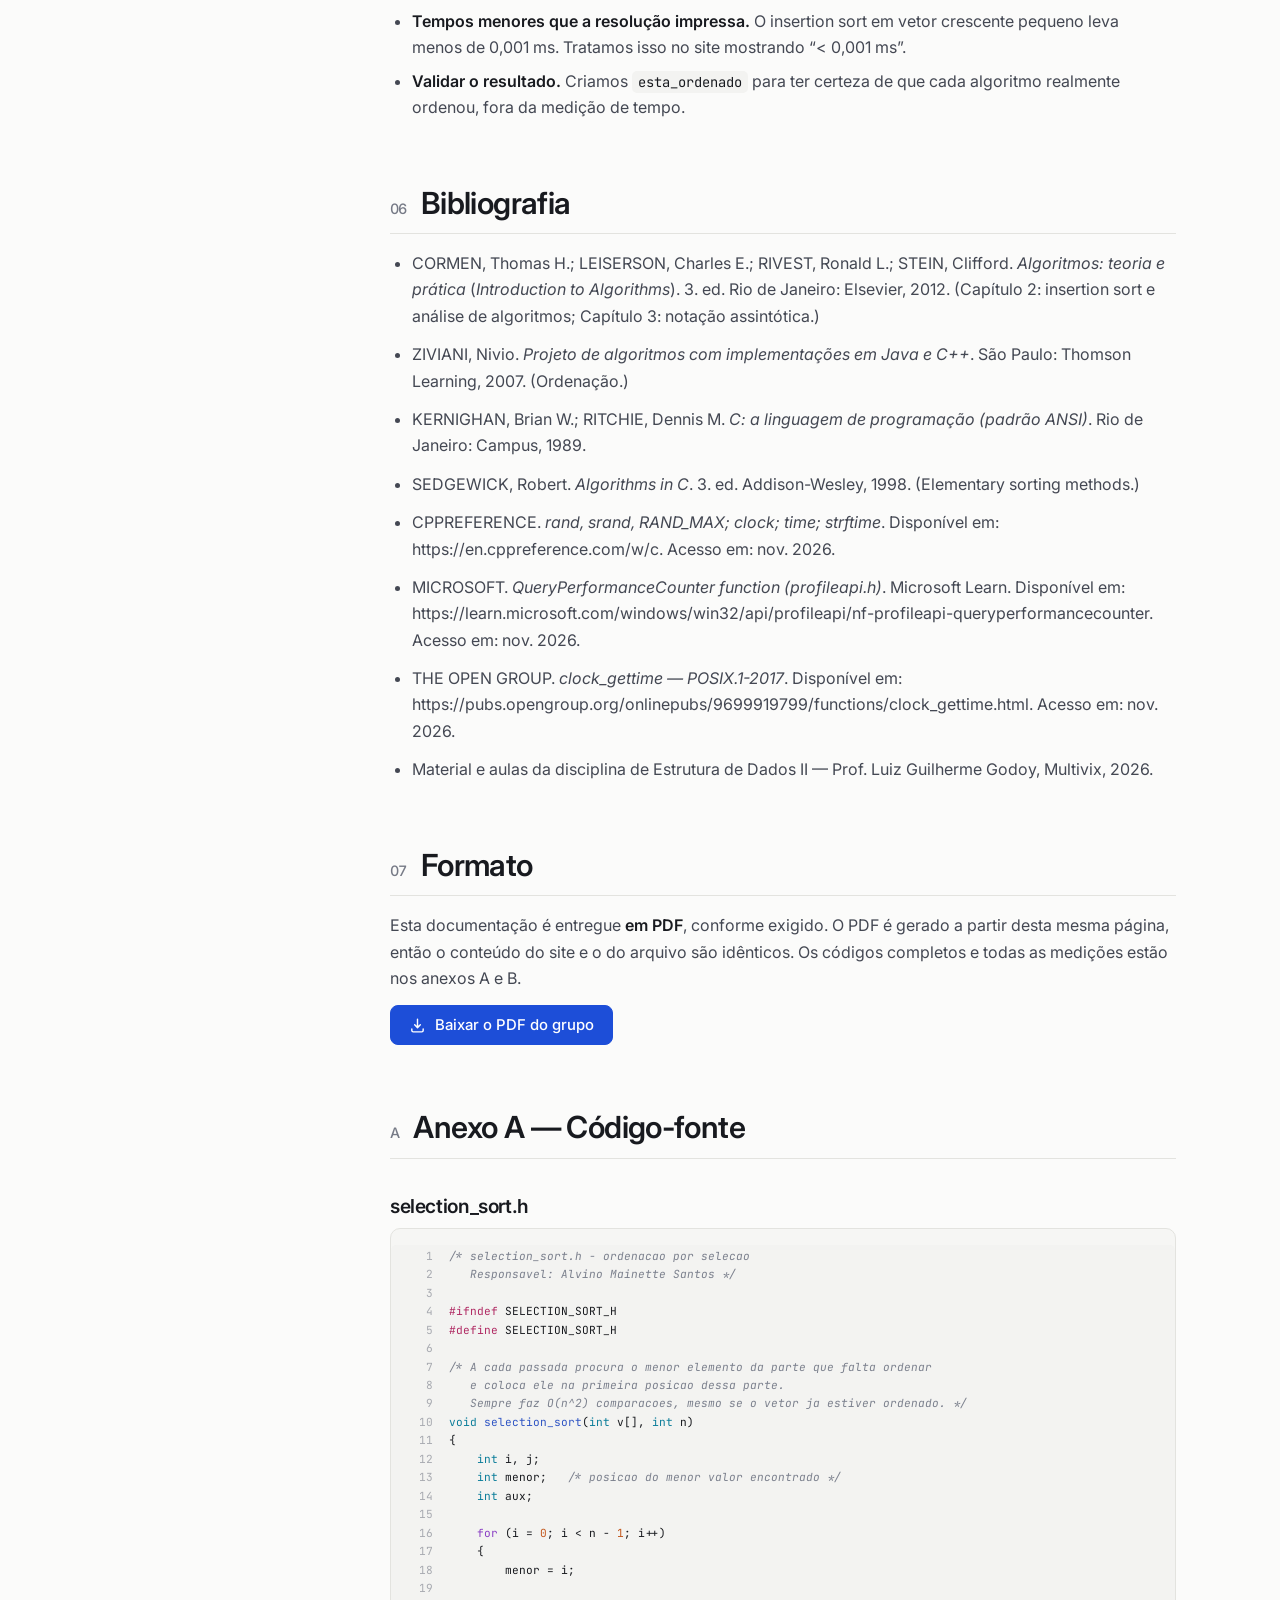
<file: public/documentacao.html>
<!DOCTYPE html>
<html lang="pt-BR">
<head>
  <meta charset="utf-8">
  <meta name="viewport" content="width=device-width, initial-scale=1">
  <title>Documentação — Algoritmos de Ordenação</title>
  <meta name="description" content="Documentação completa do trabalho: introdução, implementação, estudo de complexidade, listagem de testes, conclusão e bibliografia.">
  <link rel="icon" href="favicon.svg" type="image/svg+xml">
  <link rel="preconnect" href="https://fonts.googleapis.com">
  <link rel="preconnect" href="https://fonts.gstatic.com" crossorigin>
  <link href="https://fonts.googleapis.com/css2?family=Inter:wght@400;500;600&family=JetBrains+Mono:wght@400;500;600&display=swap" rel="stylesheet">
  <link rel="stylesheet" href="css/style.css">
</head>
<body>
    <div class="progresso" aria-hidden="true"></div>

  <header class="nav">
    <div class="nav-in">
      <a class="logo" href="index.html" aria-label="Voltar ao início">
        <span class="logo-mark" aria-hidden="true"><i></i><i></i><i></i></span>
        Ordenação<span style="color:var(--mudo);font-weight:400">· ED2</span>
      </a>
      <nav class="links" aria-label="Principal">
        <a href="index.html#como">Algoritmos</a>
        <a href="index.html#simulador">Simulador</a>
        <a href="index.html#resultados">Resultados</a>
        <a href="index.html#codigo">Código C</a>
        <a class="atual" href="documentacao.html">Documentação</a>
      </nav>
      <button class="btn-tema" data-tema aria-label="Alternar tema claro e escuro" title="Alternar tema">
        <svg class="ico-tema" viewBox="0 0 24 24" aria-hidden="true"><defs><mask id="mascara-lua"><rect width="24" height="24" fill="#fff"/><circle class="corte" cx="12" cy="12" r="7.5" fill="#000"/></mask></defs><g mask="url(#mascara-lua)"><circle class="disco" cx="12" cy="12" r="5" fill="currentColor"/></g><g class="raios" stroke="currentColor" stroke-width="2" stroke-linecap="round"><path d="M12 1.5v3M12 19.5v3M4.6 4.6l2.1 2.1M17.3 17.3l2.1 2.1M1.5 12h3M19.5 12h3M4.6 19.4l2.1-2.1M17.3 6.7l2.1-2.1"/></g></svg>
      </button>
      <button class="burger" aria-label="Abrir menu" aria-expanded="false">
        <svg width="18" height="18" viewBox="0 0 24 24" fill="none" stroke="currentColor" stroke-width="2" stroke-linecap="round"><path d="M4 7h16M4 12h16M4 17h16"/></svg>
      </button>
    </div>
  </header>

  <div class="container doc-layout">
    <aside class="toc" aria-label="Índice">
      <h5>Nesta página</h5>
      <ol id="toc-lista">
        <li><a href="#introducao">1. Introdução</a></li>
        <li><a href="#implementacao">2. Implementação</a></li>
        <li><a href="#complexidade">3. Estudo de complexidade</a></li>
        <li><a href="#testes">4. Listagem de testes</a></li>
        <li><a href="#conclusao">5. Conclusão</a></li>
        <li><a href="#bibliografia">6. Bibliografia</a></li>
        <li><a href="#formato">7. Formato</a></li>
        <li><a href="#anexo-a">Anexo A · Código</a></li>
        <li><a href="#anexo-b">Anexo B · Medições</a></li>
      </ol>
      <a class="btn btn-primario" data-pdf href="downloads/Documentacao-Grupo-Ordenacao.pdf" download>
        <svg viewBox="0 0 24 24" fill="none" stroke="currentColor" stroke-width="2" stroke-linecap="round" stroke-linejoin="round"><path d="M12 3v12m0 0l-4-4m4 4l4-4M4 17v2a2 2 0 002 2h12a2 2 0 002-2v-2"/></svg>
        Baixar PDF
      </a>
    </aside>

    <article class="doc">

      <!-- ============ CAPA ============ -->
      <header class="capa cartao revelar">
        <div class="inst"><span data-g="instituicao"></span> · <span data-g="curso"></span></div>
        <h1>Implementação e análise de <span class="grad">algoritmos de ordenação</span></h1>
        <p class="sub">Selection sort, insertion sort e bubble sort em C — avaliação empírica de desempenho</p>
        <dl class="capa-dados">
          <div><dt>Disciplina</dt><dd data-g="disciplina"></dd></div>
          <div><dt>Professor</dt><dd data-g="professor"></dd></div>
          <div><dt>Atividade</dt><dd><span data-g="atividade"></span> · <span data-g="semestre"></span></dd></div>
          <div><dt>Período</dt><dd data-g="periodo"></dd></div>
          <div><dt>Turma</dt><dd data-g="turma"></dd></div>
          <div><dt>Entrega prevista</dt><dd data-g="dataEntrega"></dd></div>
          <div class="largo"><dt>Integrantes do grupo</dt><dd><ul data-g="integrantes"></ul></dd></div>
        </dl>
      </header>

      <!-- ============ 1. INTRODUÇÃO ============ -->
      <section id="introducao">
        <h2 class="revelar"><span class="sec-n">01</span>Introdução</h2>
        <h3>O problema</h3>
        <p>Ordenar um vetor é uma das tarefas mais comuns da computação, e existem vários algoritmos para isso. Eles chegam ao mesmo resultado (o vetor em ordem crescente), mas gastam tempos muito diferentes. O objetivo do trabalho é <strong>implementar em C os três algoritmos de ordenação vistos em sala</strong> (selection sort, insertion sort e bubble sort) e fazer uma <strong>avaliação empírica de desempenho</strong>: medir, em milissegundos, quanto tempo cada um leva para ordenar vetores de números inteiros de diferentes tamanhos e tipos.</p>
        <p>Os testes usam vetores de <strong>100, 1.000, 10.000, 100.000 e 1.000.000</strong> de elementos, em três organizações: <strong>aleatório</strong>, <strong>já ordenado em ordem crescente</strong> e <strong>ordenado em ordem decrescente</strong>. Ao final, os resultados são organizados em tabelas e gráficos que mostram a relação <strong>Tamanho × Tempo</strong>.</p>

        <h3>Entradas, processamento e saídas</h3>
        <div class="trio" style="margin-top:12px">
          <div class="cartao"><h4 style="margin-top:0">Entradas</h4><ul class="pontos" style="margin-bottom:0"><li>Tipo do vetor: aleatório, crescente ou decrescente</li><li>Tamanho: 100, 1.000, 10.000, 100.000 ou 1.000.000</li><li>Número de repetições (para a média)</li></ul></div>
          <div class="cartao"><h4 style="margin-top:0">Processamento</h4><ul class="pontos" style="margin-bottom:0"><li>Gera o vetor e guarda uma cópia de backup</li><li>Restaura o backup antes de cada algoritmo</li><li>Ordena e cronometra a chamada da função</li><li>Confere se o vetor ficou ordenado</li></ul></div>
          <div class="cartao"><h4 style="margin-top:0">Saídas</h4><ul class="pontos" style="margin-bottom:0"><li>Nome do algoritmo e tempo gasto em ms</li><li>Horário de início e de fim de cada ordenação</li><li>Média das repetições</li><li>Arquivo CSV com todas as medições</li></ul></div>
        </div>

        <h3>Visão geral do funcionamento</h3>
        <ol class="num">
          <li>O usuário escolhe, no menu, o <strong>tipo</strong> e o <strong>tamanho</strong> do vetor e quantas vezes quer repetir o teste.</li>
          <li>O programa cria o vetor <code>original</code> (que serve de <strong>backup</strong>). No tipo aleatório, <strong>cada nova execução sorteia um vetor novo</strong>.</li>
          <li>Para cada algoritmo (<code>selection_sort</code>, <code>insertion_sort</code> e <code>bubble_sort</code>) o programa <strong>restaura o backup</strong> no vetor de trabalho <code>v</code>. Assim, os três ordenam exatamente os mesmos números, nas mesmas condições.</li>
          <li>O tempo é medido <strong>da chamada da função de ordenação até o seu término</strong>, e o programa mostra o nome do algoritmo, o horário de início, o de fim e o tempo em milissegundos.</li>
        </ol>
        <p>O site foi desenvolvido em parte com a ajuda de inteligência artificial, a partir de prompts elaborados pelo grupo.</p>
        <p>Além do programa em C, o trabalho foi publicado como este <strong>site</strong>, com a documentação, o código-fonte, os resultados e um simulador que roda os algoritmos no navegador.</p>
      </section>

      <!-- ============ 2. IMPLEMENTAÇÃO ============ -->
      <section id="implementacao">
        <h2 class="revelar"><span class="sec-n">02</span>Implementação</h2>

        <h3>2.1 Estrutura de dados utilizada</h3>
        <p>A estrutura de dados do trabalho é o <strong>vetor (array) de inteiros</strong> em C: posições contíguas de memória, acessadas pelo índice, de <code>0</code> até <code>n-1</code>. Como o tamanho muda a cada teste (de 100 até 1.000.000), os vetores são criados com <code>malloc</code> na quantidade exata pedida e liberados com <code>free</code> ao final. São usados <strong>dois vetores do mesmo tamanho</strong>:</p>
        <ul class="pontos">
          <li><code>original</code> — guarda o vetor gerado e funciona como <strong>cópia de backup</strong>; nunca é ordenado.</li>
          <li><code>v</code> — é o vetor de trabalho, que cada algoritmo ordena. Antes de cada algoritmo ele recebe de volta o conteúdo de <code>original</code>.</li>
        </ul>

        <figure class="fig cartao">
          <svg viewBox="0 0 760 270" role="img" aria-label="Diagrama dos dois vetores: original (backup) e v (trabalho), ligados pela função copiar_vetor">
            <defs><marker id="seta" markerWidth="9" markerHeight="9" refX="7" refY="4.5" orient="auto"><path d="M0 0L9 4.5L0 9z" class="d-seta-p"/></marker></defs>
            <text x="20" y="62" class="d-rot">original</text><text x="20" y="80" class="d-idx">(backup)</text>
            <g>
              <rect x="170" y="40" width="72" height="50" class="d-cel"/><text x="206" y="71" text-anchor="middle" class="d-txt">42</text><text x="206" y="106" text-anchor="middle" class="d-idx">[0]</text>
              <rect x="242" y="40" width="72" height="50" class="d-cel"/><text x="278" y="71" text-anchor="middle" class="d-txt">7</text><text x="278" y="106" text-anchor="middle" class="d-idx">[1]</text>
              <rect x="314" y="40" width="72" height="50" class="d-cel"/><text x="350" y="71" text-anchor="middle" class="d-txt">93</text><text x="350" y="106" text-anchor="middle" class="d-idx">[2]</text>
              <rect x="386" y="40" width="72" height="50" class="d-cel"/><text x="422" y="71" text-anchor="middle" class="d-txt">15</text><text x="422" y="106" text-anchor="middle" class="d-idx">[3]</text>
              <rect x="458" y="40" width="72" height="50" class="d-cel"/><text x="494" y="71" text-anchor="middle" class="d-txt">68</text><text x="494" y="106" text-anchor="middle" class="d-idx">[4]</text>
              <text x="566" y="71" text-anchor="middle" class="d-txt">· · ·</text>
              <rect x="602" y="40" width="72" height="50" class="d-cel"/><text x="638" y="71" text-anchor="middle" class="d-txt">51</text><text x="638" y="106" text-anchor="middle" class="d-idx">[n-1]</text>
            </g>
            <path d="M350 118 V 168" class="d-seta" marker-end="url(#seta)"/>
            <text x="366" y="148" class="d-rot">copiar_vetor(original, v, n): restaura o backup</text>
            <text x="20" y="206" class="d-rot">v</text><text x="20" y="224" class="d-idx">(trabalho)</text>
            <g>
              <rect x="170" y="184" width="72" height="50" class="d-sel"/><text x="206" y="215" text-anchor="middle" class="d-txt">42</text>
              <rect x="242" y="184" width="72" height="50" class="d-sel"/><text x="278" y="215" text-anchor="middle" class="d-txt">7</text>
              <rect x="314" y="184" width="72" height="50" class="d-sel"/><text x="350" y="215" text-anchor="middle" class="d-txt">93</text>
              <rect x="386" y="184" width="72" height="50" class="d-sel"/><text x="422" y="215" text-anchor="middle" class="d-txt">15</text>
              <rect x="458" y="184" width="72" height="50" class="d-sel"/><text x="494" y="215" text-anchor="middle" class="d-txt">68</text>
              <text x="566" y="215" text-anchor="middle" class="d-txt">· · ·</text>
              <rect x="602" y="184" width="72" height="50" class="d-sel"/><text x="638" y="215" text-anchor="middle" class="d-txt">51</text>
            </g>
            <text x="170" y="258" class="d-idx">os três algoritmos ordenam este vetor</text>
          </svg>
          <figcaption>Figura 1 — Os dois vetores usados: o backup (<code>original</code>) e o de trabalho (<code>v</code>). Os valores são apenas um exemplo.</figcaption>
        </figure>

        <p>Os três <strong>tipos de vetor</strong> são gerados pela função <code>gerar_vetor</code>:</p>
        <figure class="fig cartao">
          <div id="fig-tipos"></div>
          <figcaption>Figura 2 — Tipos de vetor (exemplo com 10 elementos). Aleatório: valores sorteados de 0 a 999.999. Crescente: <code>1, 2, 3, … n</code>. Decrescente: <code>n, n-1, … 1</code>.</figcaption>
        </figure>

        <h3>2.2 Organização dos arquivos</h3>
        <div class="tabela-wrap cartao" style="padding:6px 10px">
          <table class="tabela tabela-doc">
            <thead><tr><th>Arquivo</th><th>Conteúdo</th></tr></thead>
            <tbody>
              <tr><td><code>selection_sort.h</code></td><td>Ordenação por seleção. Responsável: <strong>Alvino Mainette Santos</strong>.</td></tr>
              <tr><td><code>insertion_sort.h</code></td><td>Ordenação por inserção. Responsável: <strong>Ronald Cussati Cesar da Fonseca</strong>.</td></tr>
              <tr><td><code>bubble_sort.h</code></td><td>Ordenação por bolha. Responsável: <strong>Thalys Cestari Thouzo</strong>.</td></tr>
              <tr><td><code>sort.h</code></td><td>A <strong>biblioteca de ordenação</strong>: junta os três algoritmos com <code>#include</code> (cada um fica no seu arquivo). Tem proteção contra inclusão repetida (<code>#ifndef SORT_H</code>).</td></tr>
              <tr><td><code>vetor.h</code></td><td>Funções do vetor: gerar (aleatório, crescente ou decrescente), copiar (backup e restauração) e conferir se ficou ordenado.</td></tr>
              <tr><td><code>tempo.h</code></td><td>Cronômetro em milissegundos e horário de início e de fim.</td></tr>
              <tr><td><code>teste.h</code></td><td>Executa os testes: chama o algoritmo, mede o tempo, mostra os resultados e grava o CSV.</td></tr>
              <tr><td><code>main.c</code></td><td>O programa principal: o menu. Faz <code>#include "teste.h"</code>.</td></tr>
              <tr><td><code>README.md</code></td><td>Explica os arquivos, como compilar e como usar.</td></tr>
            </tbody>
          </table>
        </div>

        <h3>2.3 Fluxo do programa</h3>
        <figure class="fig cartao">
          <svg viewBox="0 0 740 268" role="img" aria-label="Fluxograma do programa">
            <defs><marker id="seta2" markerWidth="9" markerHeight="9" refX="7" refY="4.5" orient="auto"><path d="M0 0L9 4.5L0 9z" class="d-seta-p"/></marker></defs>
            <rect x="20" y="24" width="200" height="72" rx="12" class="d-box"/>
            <text x="120" y="52" text-anchor="middle" class="d-rot" font-weight="600">1. Menu</text>
            <text x="120" y="72" text-anchor="middle" class="d-idx">tipo · tamanho · repetições</text>
            <rect x="270" y="24" width="200" height="72" rx="12" class="d-box"/>
            <text x="370" y="52" text-anchor="middle" class="d-rot" font-weight="600">2. gerar_vetor()</text>
            <text x="370" y="72" text-anchor="middle" class="d-idx">cria o vetor original (backup)</text>
            <rect x="520" y="24" width="200" height="72" rx="12" class="d-sel"/>
            <text x="620" y="52" text-anchor="middle" class="d-rot" font-weight="600">3. copiar_vetor()</text>
            <text x="620" y="72" text-anchor="middle" class="d-idx">restaura o backup em v</text>
            <rect x="520" y="168" width="200" height="72" rx="12" class="d-ins"/>
            <text x="620" y="196" text-anchor="middle" class="d-rot" font-weight="600">4. cronometra e ordena</text>
            <text x="620" y="216" text-anchor="middle" class="d-idx">t0 → ordenar(v, n) → t1</text>
            <rect x="270" y="168" width="200" height="72" rx="12" class="d-box"/>
            <text x="370" y="196" text-anchor="middle" class="d-rot" font-weight="600">5. esta_ordenado()</text>
            <text x="370" y="216" text-anchor="middle" class="d-idx">confere (fora do cronômetro)</text>
            <rect x="20" y="168" width="200" height="72" rx="12" class="d-bub"/>
            <text x="120" y="196" text-anchor="middle" class="d-rot" font-weight="600">6. Mostra e grava</text>
            <text x="120" y="216" text-anchor="middle" class="d-idx">nome · início · fim · ms</text>
            <path d="M220 60 H 268" class="d-seta" marker-end="url(#seta2)"/>
            <path d="M470 60 H 518" class="d-seta" marker-end="url(#seta2)"/>
            <path d="M620 96 V 166" class="d-seta" marker-end="url(#seta2)"/>
            <path d="M520 204 H 472" class="d-seta" marker-end="url(#seta2)"/>
            <path d="M270 204 H 222" class="d-seta" marker-end="url(#seta2)"/>
            <text x="372" y="142" text-anchor="middle" class="d-idx">repete os passos 3 a 6 para selection, insertion e bubble; e o passo 2 a cada repetição</text>
          </svg>
          <figcaption>Figura 3 — Fluxo de um teste. Os três algoritmos passam pelos passos 3 a 6 com o mesmo vetor <code>original</code>.</figcaption>
        </figure>

        <h3>2.4 Funcionamento das principais funções</h3>
        <div class="tabela-wrap cartao" style="padding:6px 10px">
          <table class="tabela tabela-doc">
            <thead><tr><th>Função</th><th>Onde</th><th>O que faz</th></tr></thead>
            <tbody>
              <tr><td><code>selection_sort(v, n)</code></td><td>selection_sort.h</td><td>Em cada passada <code>i</code>, procura o menor elemento entre <code>i+1</code> e <code>n-1</code> e o troca com <code>v[i]</code>. Depois de <code>i</code> passadas, as primeiras <code>i</code> posições já estão definitivas.</td></tr>
              <tr><td><code>insertion_sort(v, n)</code></td><td>insertion_sort.h</td><td>Guarda <code>v[i]</code> como <code>chave</code>, desloca para a direita todos os elementos maiores que ela dentro da parte já ordenada e coloca a chave no espaço aberto.</td></tr>
              <tr><td><code>bubble_sort(v, n)</code></td><td>bubble_sort.h</td><td>Compara cada par vizinho <code>v[j]</code> e <code>v[j+1]</code> e troca se estiverem fora de ordem. A cada passada o maior elemento restante vai para o fim. Versão básica, sem parada antecipada.</td></tr>
              <tr><td><code>agora_ms()</code></td><td>tempo.h</td><td>Devolve o tempo atual em milissegundos, com casas decimais, usando o contador de alta resolução do sistema.</td></tr>
              <tr><td><code>horario_atual(texto)</code></td><td>tempo.h</td><td>Escreve data e hora do relógio no texto, para mostrar o <strong>início</strong> e o <strong>fim</strong> de cada ordenação.</td></tr>
              <tr><td><code>numero_aleatorio()</code></td><td>vetor.h</td><td>Combina duas chamadas de <code>rand()</code> para sortear números de 0 a 999.999.</td></tr>
              <tr><td><code>gerar_vetor(v, n, tipo)</code></td><td>vetor.h</td><td>Preenche o vetor conforme o tipo: 1 = aleatório, 2 = crescente, 3 = decrescente.</td></tr>
              <tr><td><code>copiar_vetor(origem, destino, n)</code></td><td>vetor.h</td><td>Copia um vetor para outro. Faz o backup e a restauração.</td></tr>
              <tr><td><code>esta_ordenado(v, n)</code></td><td>vetor.h</td><td>Devolve 1 se o vetor está em ordem crescente e 0 se não está. Prova que o algoritmo realmente ordenou.</td></tr>
              <tr><td><code>executar_algoritmo(alg, v, n, ini, fim)</code></td><td>teste.h</td><td>Chama o algoritmo escolhido entre <code>t_inicio = agora_ms()</code> e <code>t_fim = agora_ms()</code> e devolve a diferença.</td></tr>
              <tr><td><code>testar(tipo, n, repeticoes, csv)</code></td><td>teste.h</td><td>Executa um teste completo: gera, faz backup, restaura, mede os três algoritmos, mostra os tempos e a média e (opcionalmente) grava no CSV.</td></tr>
              <tr><td><code>bateria_completa(arquivo, lista, qtd)</code></td><td>teste.h</td><td>Roda todos os tipos para os tamanhos informados e grava o arquivo CSV, uma linha por medição.</td></tr>
              <tr><td><code>ler_inteiro()</code></td><td>main.c</td><td>Lê um número do teclado; se o usuário digitar letras, avisa e pede de novo (evita travar o programa).</td></tr>
            </tbody>
          </table>
        </div>

        <h3>2.5 Como o tempo é medido e como os números aleatórios são gerados</h3>
        <p><strong>Tempo de execução.</strong> Antes da chamada da função de ordenação o programa lê o cronômetro (<code>t_inicio</code>), chama a função, e lê o cronômetro de novo ao terminar (<code>t_fim</code>). O tempo gasto é <code>t_fim - t_inicio</code>. A conferência do vetor e a impressão ficam fora dessa conta. No Windows o cronômetro usa <code>QueryPerformanceCounter</code>; em Linux e Mac, <code>clock_gettime(CLOCK_MONOTONIC)</code>. A função padrão <code>clock()</code> só enxerga até 1 ms, o que não serve para vetores de 100 elementos, que levam microssegundos.</p>
        <p><strong>Números aleatórios.</strong> Usa-se <code>srand(time(NULL))</code> uma vez no início, para a sequência mudar a cada execução, e <code>rand()</code> para sortear. No Windows <code>RAND_MAX</code> vale só 32767, então o programa combina duas chamadas, <code>rand() * 32768 + rand()</code>, e usa o resto da divisão por 1.000.000 para obter valores de 0 a 999.999.</p>

        <h3>2.6 Formato de entrada e saída</h3>
        <p><strong>Entrada</strong> (teclado, por menu numérico): opção (1 = executar um teste, 2 = bateria completa, 0 = sair); tipo do vetor (1, 2 ou 3); tamanho (1 a 5, correspondendo a 100, 1.000, 10.000, 100.000 e 1.000.000); número de repetições. Também aceita linha de comando: <code>ordenacao --bateria resultados.csv 100 1000 10000</code>.</p>
        <p><strong>Saída na tela</strong>, no formato do enunciado, acrescida dos horários:</p>
        <pre class="cod" style="border:1px solid var(--borda);border-radius:12px;padding:14px 18px;background:var(--codigo-bg)"><code>selection sort 54.074 ms   (inicio 2026-11-19 08:50:22 | fim 2026-11-19 08:50:22)
insertion sort 45.749 ms   (inicio 2026-11-19 08:50:22 | fim 2026-11-19 08:50:22)
bubble sort 96.186 ms   (inicio 2026-11-19 08:50:22 | fim 2026-11-19 08:50:22)</code></pre>
        <p><strong>Saída em arquivo</strong> (<code>resultados.csv</code>): uma linha por medição, com as colunas <code>tipo, tamanho, algoritmo, repeticao, inicio, fim, tempo_ms</code>. É esse arquivo que alimenta as tabelas e os gráficos deste site.</p>

        <h3>2.7 Decisões tomadas e detalhes que o enunciado deixou em aberto</h3>
        <ul class="pontos">
          <li><strong>Compilação sem otimização (<code>-O0</code>).</strong> Compiladores otimizam laços e podem deixar o algoritmo muito mais rápido do que o código escrito. Para medir o algoritmo como foi implementado, e obter tempos realistas, os testes foram feitos sem otimização.</li>
          <li><strong>Bubble sort na versão básica.</strong> Sem a variável de “parada antecipada”, ele sempre faz todas as passadas. É a versão mais simples e a de livro.</li>
          <li><strong>Vetor novo a cada repetição.</strong> No tipo aleatório, cada repetição sorteia outro vetor; os três algoritmos usam o mesmo, restaurado do backup.</li>
          <li><strong>Crescente e decrescente são determinísticos</strong> (<code>1…n</code> e <code>n…1</code>), então todas as repetições desses tipos usam o mesmo vetor.</li>
          <li><strong>Repetições por tamanho.</strong> Para tirar média sem levar dias: 20 repetições para 100 elementos, 10 para 1.000, 5 para 10.000, 3 para 100.000 e 1 para 1.000.000.</li>
          <li><strong>Só o tempo da ordenação é contado.</strong> Geração, cópia, conferência e impressão ficam de fora.</li>
          <li><strong>Resolução de 3 casas decimais.</strong> O programa imprime o tempo com 3 casas, como no exemplo do enunciado. Tempos menores que 0,001 ms (insertion sort em vetor crescente pequeno) aparecem como 0,000 e são mostrados aqui como “&lt; 0,001 ms”.</li>
          <li><strong>Simulador do site.</strong> É uma versão em JavaScript dos mesmos algoritmos, que roda no navegador com cronômetro real. Seus tempos são diferentes dos do C; os resultados oficiais são os do programa em C.</li>
        </ul>

        <h3>2.8 Ambiente dos testes</h3>
        <p>Todos os testes oficiais foram feitos na <strong>mesma máquina</strong>, descrita abaixo.</p>
        <div class="tabela-wrap cartao" style="padding:6px 10px"><table class="tabela tabela-doc" id="tab-maquina"><tbody></tbody></table></div>
      </section>

      <!-- ============ 3. COMPLEXIDADE ============ -->
      <section id="complexidade">
        <h2 class="revelar"><span class="sec-n">03</span>Estudo de complexidade</h2>
        <p>A complexidade é expressa em notação <strong>O</strong> (limite superior do crescimento do tempo em função do tamanho <code>n</code> do vetor). Contamos as comparações entre elementos, que é a operação que domina o tempo.</p>

        <h3>3.1 Cada algoritmo</h3>
        <div class="tabela-wrap cartao" style="padding:6px 10px">
          <table class="tabela tabela-doc">
            <thead><tr><th>Algoritmo</th><th>Melhor caso</th><th>Caso médio</th><th>Pior caso</th><th>Memória extra</th></tr></thead>
            <tbody>
              <tr><td><code>selection_sort</code></td><td>O(n²)</td><td>O(n²)</td><td>O(n²)</td><td>O(1)</td></tr>
              <tr><td><code>insertion_sort</code></td><td>O(n) — vetor crescente</td><td>O(n²)</td><td>O(n²) — vetor decrescente</td><td>O(1)</td></tr>
              <tr><td><code>bubble_sort</code> (versão básica)</td><td>O(n²)</td><td>O(n²)</td><td>O(n²)</td><td>O(1)</td></tr>
            </tbody>
          </table>
        </div>

        <h4>Selection sort</h4>
        <p>O laço de fora roda <code>n-1</code> vezes. Na passada <code>i</code>, o laço de dentro faz <code>n-1-i</code> comparações, não importa a ordem dos dados. O total é a soma de uma progressão aritmética:</p>
        <span class="formula">(n-1) + (n-2) + … + 1 = n(n-1)/2 → O(n²)</span>
        <p>As trocas são no máximo <code>n-1</code>, uma por passada. Por isso o selection sort faz poucas trocas, mas o mesmo número de comparações nos três tipos de vetor.</p>

        <h4>Insertion sort</h4>
        <p>Na passada <code>i</code>, o <code>while</code> anda para trás enquanto os elementos forem maiores que a chave. <strong>Vetor crescente</strong>: o <code>while</code> falha logo na primeira comparação, então são <code>n-1</code> comparações no total, ou seja, <strong>O(n)</strong>. <strong>Vetor decrescente</strong>: cada chave anda até o começo, e o total é <code>1 + 2 + … + (n-1) = n(n-1)/2</code>, ou seja, <strong>O(n²)</strong>. No <strong>vetor aleatório</strong> cada chave anda em média metade do caminho, cerca de <code>n²/4</code> comparações, que ainda é O(n²).</p>

        <h4>Bubble sort</h4>
        <p>Nesta versão, o laço de fora roda <code>n-1</code> vezes e o de dentro faz <code>n-1-i</code> comparações em cada uma, então o total é sempre <code>n(n-1)/2</code>: <strong>O(n²) em qualquer tipo de vetor</strong>. O que muda é o número de trocas: zero no vetor crescente, cerca de <code>n²/4</code> no aleatório e <code>n(n-1)/2</code> no decrescente. Trocas custam mais que comparações, e por isso o bubble sort tende a ser o mais lento. Com uma bandeira de parada antecipada o melhor caso cairia para O(n), mas essa otimização não foi usada.</p>

        <h3>3.2 Número de comparações (cálculo exato)</h3>
        <p>Comparações de <code>n(n-1)/2</code> para cada tamanho do trabalho. Note que cada vez que <code>n</code> cresce 10 vezes, o número de comparações cresce cerca de 100 vezes.</p>
        <div class="tabela-wrap cartao" style="padding:6px 10px"><table class="tabela" id="tab-comp"></table></div>

        <h3>3.3 O programa como um todo</h3>
        <div class="tabela-wrap cartao" style="padding:6px 10px">
          <table class="tabela tabela-doc">
            <thead><tr><th>Etapa do programa</th><th>Complexidade</th></tr></thead>
            <tbody>
              <tr><td><code>gerar_vetor</code>, <code>copiar_vetor</code>, <code>esta_ordenado</code></td><td>O(n) cada uma, com um laço simples</td></tr>
              <tr><td>Os três algoritmos de ordenação</td><td>O(n²) no pior caso (insertion: O(n) no melhor)</td></tr>
              <tr><td>Um teste completo (<code>testar</code>)</td><td>O(n) + 3 × O(n²) = <strong>O(n²)</strong>: a ordenação domina</td></tr>
              <tr><td>Memória</td><td>O(n): dois vetores de <code>n</code> inteiros</td></tr>
              <tr><td>Bateria completa</td><td>Soma dos testes; é dominada pelo maior tamanho (1.000.000), que concentra quase todo o tempo</td></tr>
            </tbody>
          </table>
        </div>

        <h3>3.4 O que os testes mostram</h3>
        <p>Se um algoritmo é O(n²), multiplicar <code>n</code> por 10 deve multiplicar o tempo por cerca de 100. A tabela abaixo divide o tempo medido de cada tamanho pelo do tamanho anterior. Valores perto de 100 confirmam O(n²); perto de 10, O(n). (Nos tamanhos pequenos o fator foge do ideal porque os tempos são de microssegundos e o cronômetro tem pouca precisão.)</p>
        <div class="tabela-wrap cartao" style="padding:6px 10px"><table class="tabela" id="tab-fator"></table></div>
      </section>

      <!-- ============ 4. TESTES ============ -->
      <section id="testes">
        <h2 class="revelar"><span class="sec-n">04</span>Listagem de testes executados</h2>
        <p>Foram executados os 3 algoritmos em 3 tipos de vetor e 5 tamanhos: <strong>45 combinações</strong>, repetidas conforme o tamanho (ver 2.7). Abaixo estão os tempos médios por combinação, os gráficos Tamanho × Tempo e, no Anexo B, <strong>todas as medições individuais</strong> com horário de início e de fim.</p>
        <p id="testes-resumo"></p>

        <h3>Medições com 1.000.000 de elementos</h3>
        <p>Com 1.000.000 de elementos cada ordenação foi executada <strong>uma única vez</strong> (leva de minutos a dezenas de minutos). A tabela mostra o horário de início, o de fim e o tempo de cada execução.</p>
        <div class="tabela-wrap cartao" style="padding:6px 10px"><table class="tabela" id="grandes-tab"></table></div>
        <p class="nota" id="grandes-resumo"></p>

        <div id="testes-blocos"></div>

        <h3>Observações sobre os resultados</h3>
        <ul class="pontos" id="observacoes"></ul>
      </section>

      <!-- ============ 5. CONCLUSÃO ============ -->
      <section id="conclusao">
        <h2 class="revelar"><span class="sec-n">05</span>Conclusão</h2>
        <p>O trabalho permitiu ver na prática o que a teoria de complexidade prevê. Os três algoritmos são O(n²) e, por isso, ficam impraticáveis quando o vetor cresce: do vetor de 10.000 para o de 100.000 elementos o tempo se multiplica por algo próximo de 100, e com 1.000.000 de elementos cada ordenação passa a levar de vários minutos a dezenas de minutos.</p>
        <ul class="pontos" id="conclusao-dados"></ul>
        <p>De modo geral, o <strong>insertion sort</strong> foi o melhor dos três no vetor aleatório e é imbatível no vetor já ordenado, onde faz só <code>n-1</code> comparações. O <strong>selection sort</strong> mostrou tempos próximos para os três tipos de vetor, o que é coerente com o fato de fazer sempre o mesmo número de comparações. O <strong>bubble sort</strong> foi o mais lento, principalmente por fazer muitas trocas.</p>

        <h3>Principais dificuldades encontradas</h3>
        <ul class="pontos">
          <li><strong>Precisão do cronômetro.</strong> A função <code>clock()</code> só mede de 1 em 1 milissegundo, o que zerava os tempos dos vetores pequenos. A solução foi usar o contador de alta resolução do sistema (<code>QueryPerformanceCounter</code> no Windows).</li>
          <li><strong>Números aleatórios no Windows.</strong> <code>rand()</code> só devolve de 0 a 32767, o que daria muitos valores repetidos em vetores grandes. Combinamos duas chamadas para ter 1.000.000 de valores possíveis.</li>
          <li><strong>Efeito do compilador.</strong> Com otimização ligada os tempos ficam bem diferentes dos do algoritmo “puro”. Decidimos compilar sem otimização (<code>-O0</code>) e registrar isso na documentação.</li>
          <li><strong>Tempo dos testes grandes.</strong> Com 1.000.000 de elementos cada algoritmo leva de vários minutos a dezenas de minutos. Foi preciso gravar o CSV linha por linha (assim nada se perde se o teste for interrompido) e evitar atividades pesadas na máquina durante a bateria, para não interferir nos tempos.</li>
          <li><strong>Tempos menores que a resolução impressa.</strong> O insertion sort em vetor crescente pequeno leva menos de 0,001 ms. Tratamos isso no site mostrando “&lt; 0,001 ms”.</li>
          <li><strong>Validar o resultado.</strong> Criamos <code>esta_ordenado</code> para ter certeza de que cada algoritmo realmente ordenou, fora da medição de tempo.</li>
        </ul>
      </section>

      <!-- ============ 6. BIBLIOGRAFIA ============ -->
      <section id="bibliografia">
        <h2 class="revelar"><span class="sec-n">06</span>Bibliografia</h2>
        <ul class="pontos bib">
          <li>CORMEN, Thomas H.; LEISERSON, Charles E.; RIVEST, Ronald L.; STEIN, Clifford. <em>Algoritmos: teoria e prática</em> (<em>Introduction to Algorithms</em>). 3. ed. Rio de Janeiro: Elsevier, 2012. (Capítulo 2: insertion sort e análise de algoritmos; Capítulo 3: notação assintótica.)</li>
          <li>ZIVIANI, Nivio. <em>Projeto de algoritmos com implementações em Java e C++</em>. São Paulo: Thomson Learning, 2007. (Ordenação.)</li>
          <li>KERNIGHAN, Brian W.; RITCHIE, Dennis M. <em>C: a linguagem de programação (padrão ANSI)</em>. Rio de Janeiro: Campus, 1989.</li>
          <li>SEDGEWICK, Robert. <em>Algorithms in C</em>. 3. ed. Addison-Wesley, 1998. (Elementary sorting methods.)</li>
          <li>CPPREFERENCE. <em>rand, srand, RAND_MAX; clock; time; strftime</em>. Disponível em: https://en.cppreference.com/w/c. Acesso em: nov. 2026.</li>
          <li>MICROSOFT. <em>QueryPerformanceCounter function (profileapi.h)</em>. Microsoft Learn. Disponível em: https://learn.microsoft.com/windows/win32/api/profileapi/nf-profileapi-queryperformancecounter. Acesso em: nov. 2026.</li>
          <li>THE OPEN GROUP. <em>clock_gettime — POSIX.1-2017</em>. Disponível em: https://pubs.opengroup.org/onlinepubs/9699919799/functions/clock_gettime.html. Acesso em: nov. 2026.</li>
          <li>Material e aulas da disciplina de Estrutura de Dados II — Prof. Luiz Guilherme Godoy, Multivix, 2026.</li>
        </ul>
      </section>

      <!-- ============ 7. FORMATO ============ -->
      <section id="formato">
        <h2 class="revelar"><span class="sec-n">07</span>Formato</h2>
        <p>Esta documentação é entregue <strong>em PDF</strong>, conforme exigido. O PDF é gerado a partir desta mesma página, então o conteúdo do site e o do arquivo são idênticos. Os códigos completos e todas as medições estão nos anexos A e B.</p>
        <p class="no-print"><a class="btn btn-primario" data-pdf href="downloads/Documentacao-Grupo-Ordenacao.pdf" download>
          <svg viewBox="0 0 24 24" fill="none" stroke="currentColor" stroke-width="2" stroke-linecap="round" stroke-linejoin="round"><path d="M12 3v12m0 0l-4-4m4 4l4-4M4 17v2a2 2 0 002 2h12a2 2 0 002-2v-2"/></svg>
          Baixar o PDF do grupo</a></p>
      </section>

      <!-- ============ ANEXOS ============ -->
      <section id="anexo-a">
        <h2 class="revelar"><span class="sec-n">A</span>Anexo A — Código-fonte</h2>
        <h3>selection_sort.h</h3>
        <div class="cod-janela"><pre class="cod" data-anexo="selection_sort.h"><code>Carregando…</code></pre></div>
        <h3>insertion_sort.h</h3>
        <div class="cod-janela"><pre class="cod" data-anexo="insertion_sort.h"><code>Carregando…</code></pre></div>
        <h3>bubble_sort.h</h3>
        <div class="cod-janela"><pre class="cod" data-anexo="bubble_sort.h"><code>Carregando…</code></pre></div>
        <h3>sort.h</h3>
        <div class="cod-janela"><pre class="cod" data-anexo="sort.h"><code>Carregando…</code></pre></div>
        <h3>vetor.h</h3>
        <div class="cod-janela"><pre class="cod" data-anexo="vetor.h"><code>Carregando…</code></pre></div>
        <h3>tempo.h</h3>
        <div class="cod-janela"><pre class="cod" data-anexo="tempo.h"><code>Carregando…</code></pre></div>
        <h3>teste.h</h3>
        <div class="cod-janela"><pre class="cod" data-anexo="teste.h"><code>Carregando…</code></pre></div>
        <h3>main.c</h3>
        <div class="cod-janela"><pre class="cod" data-anexo="main.c"><code>Carregando…</code></pre></div>
      </section>

      <section id="anexo-b">
        <h2 class="revelar"><span class="sec-n">B</span>Anexo B — Todas as medições</h2>
        <p>Cada linha é uma ordenação executada pelo programa em C: tipo do vetor, tamanho, algoritmo, número da repetição, horários de início e de fim e o tempo em milissegundos.</p>
        <details class="sanfona" id="listagem-completa">
          <summary><span id="listagem-titulo">Ver listagem completa</span></summary>
          <div class="tabela-wrap"><table class="tabela tabela-listagem" id="tab-listagem"></table></div>
        </details>
      </section>

    </article>
  </div>

  <footer class="rodape">
    <div class="container rodape-in">
      <span><span data-g="disciplina"></span> · <span data-g="instituicao"></span> · <span data-g="semestre"></span></span>
      <span><a href="index.html">← Voltar ao início</a></span>
    </div>
  </footer>

  <script src="js/config.js"></script>
  <script src="js/common.js"></script>
  <script src="js/charts.js"></script>
  <script src="js/grandes.js"></script>
  <script src="js/codeview.js"></script>
  <script src="js/doc.js"></script>
</body>
</html>
</file>
<file: public/css/style.css>
/* ============================================================
   style.css — Ordenação · Estrutura de Dados II
   Visual sóbrio: fundo claro, bordas finas, uma cor de destaque.
   Tema escuro opcional (botão no topo) e folha de impressão (PDF).
   ============================================================ */

:root {
  --bg: #fbfbfa;
  --bg-2: #ffffff;
  --surface: #ffffff;
  --surface-2: #f3f3f1;
  --borda: #e3e3df;
  --borda-forte: #cfcfca;
  --texto: #181a1f;
  --texto-2: #444853;
  --mudo: #767a86;
  --destaque: #1d4ed8;
  --destaque-2: #1b43b8;
  --sel: #5046b4;
  --ins: #0e8577;
  --bub: #cc5f22;
  --ok: #15803d;
  --alerta: #a8590b;
  --codigo-bg: #f6f6f4;
  --fonte: "Inter", system-ui, -apple-system, "Segoe UI", Roboto, sans-serif;
  --fonte-mono: "JetBrains Mono", ui-monospace, "Cascadia Code", Consolas, monospace;
  --raio: 10px;
  color-scheme: light;
}

:root[data-theme="dark"] {
  --bg: #121315;
  --bg-2: #18191c;
  --surface: #18191c;
  --surface-2: #212226;
  --borda: #2a2c31;
  --borda-forte: #3a3c43;
  --texto: #ececee;
  --texto-2: #b9bbc3;
  --mudo: #868993;
  --destaque: #7c9cff;
  --destaque-2: #94adff;
  --sel: #9a90f0;
  --ins: #3dc7b4;
  --bub: #f0925a;
  --ok: #4ade80;
  --alerta: #e0a04a;
  --codigo-bg: #16171a;
  color-scheme: dark;
}

* { box-sizing: border-box; }
html { scroll-behavior: smooth; scroll-padding-top: 76px; -webkit-text-size-adjust: 100%; }
body {
  margin: 0;
  background: var(--bg);
  color: var(--texto);
  font-family: var(--fonte);
  font-size: 16px;
  line-height: 1.65;
  -webkit-font-smoothing: antialiased;
  overflow-x: hidden;
}
img, svg, canvas { max-width: 100%; display: block; }
a { color: inherit; }
::selection { background: color-mix(in srgb, var(--destaque) 25%, transparent); }
.oculto { display: none !important; }

/* sem decoração de fundo */
.fundo { display: none; }

/* ---------- navegação ---------- */
.progresso { position: fixed; top: 0; left: 0; right: 0; height: 2px; z-index: 60; transform-origin: 0 50%; transform: scaleX(0); background: var(--destaque); }
.nav { position: fixed; top: 0; left: 0; right: 0; z-index: 50; background: var(--bg); border-bottom: 1px solid transparent; transition: border-color .2s; }
.nav.rolou { border-color: var(--borda); }
.nav-in { max-width: 1120px; margin: 0 auto; padding: 14px 24px; display: flex; align-items: center; gap: 22px; }
.logo { display: flex; align-items: center; gap: 10px; font-weight: 600; text-decoration: none; font-size: 1rem; letter-spacing: -.01em; }
.logo-mark { display: flex; align-items: flex-end; gap: 3px; height: 18px; }
.logo-mark i { width: 4px; border-radius: 1px; display: block; }
.logo-mark i:nth-child(1) { height: 8px; background: var(--sel); }
.logo-mark i:nth-child(2) { height: 18px; background: var(--ins); }
.logo-mark i:nth-child(3) { height: 12px; background: var(--bub); }
.links { margin-left: auto; display: flex; gap: 2px; align-items: center; }
.links a { text-decoration: none; color: var(--texto-2); font-size: .92rem; padding: 7px 12px; border-radius: 6px; }
.links a:hover { color: var(--texto); background: var(--surface-2); }
.links a.atual { color: var(--texto); font-weight: 500; }
.btn-tema, .burger { background: transparent; border: 1px solid var(--borda); color: var(--texto-2); width: 36px; height: 36px; border-radius: 8px; cursor: pointer; display: grid; place-items: center; }
.btn-tema:hover, .burger:hover { background: var(--surface-2); color: var(--texto); }
.burger { display: none; }

/* ---------- botões ---------- */
.btn { display: inline-flex; align-items: center; gap: 9px; text-decoration: none; cursor: pointer; font: 500 .93rem var(--fonte); padding: 10px 18px; border-radius: 8px; border: 1px solid var(--borda-forte); color: var(--texto); background: var(--surface); transition: background .15s, border-color .15s; }
.btn:hover { background: var(--surface-2); }
.btn svg { width: 17px; height: 17px; flex: none; }
.btn-primario { background: var(--destaque); border-color: var(--destaque); color: #fff; }
.btn-primario:hover { background: var(--destaque-2); border-color: var(--destaque-2); }
:root[data-theme="dark"] .btn-primario { color: #0d1020; }
.btn:disabled { opacity: .5; cursor: not-allowed; }
.btn-peq { padding: 7px 12px; font-size: .84rem; }

/* ---------- layout base ---------- */
.container { max-width: 1120px; margin: 0 auto; padding: 0 24px; }
section.bloco { padding: 88px 0 8px; }
.kicker { font-size: .8rem; font-weight: 600; letter-spacing: .08em; text-transform: uppercase; color: var(--destaque); }
h1, h2, h3, h4 { font-family: var(--fonte); line-height: 1.2; letter-spacing: -.02em; margin: 0; font-weight: 600; }
h2.titulo { font-size: clamp(1.6rem, 3vw, 2.1rem); margin: 8px 0 12px; }
.lead { color: var(--texto-2); font-size: 1.06rem; max-width: 66ch; }
.grad { color: var(--destaque); }

/* aparece suavemente ao rolar */
.revelar { opacity: 0; transform: translateY(8px); transition: opacity .5s ease, transform .5s ease; transition-delay: var(--d, 0ms); }
.revelar.visivel { opacity: 1; transform: none; }

/* cartões simples */
.cartao { background: var(--surface); border: 1px solid var(--borda); border-radius: var(--raio); padding: 22px; }

/* ---------- topo da página ---------- */
.hero { padding: 120px 0 24px; }
.hero-grade { display: grid; grid-template-columns: 1.1fr .9fr; gap: 56px; align-items: center; }
.selo { font-size: .86rem; color: var(--mudo); }
.selo b { font-weight: 600; color: var(--texto-2); }
.hero h1 { font-size: clamp(2.1rem, 4.6vw, 3.3rem); margin: 14px 0 18px; font-weight: 700; letter-spacing: -.03em; }
.hero .lead { margin-bottom: 28px; }
.hero-cta { display: flex; flex-wrap: wrap; gap: 10px; }
.hero-meta { margin-top: 28px; display: flex; gap: 26px; flex-wrap: wrap; color: var(--mudo); font-size: .88rem; }
.hero-meta span b { color: var(--texto-2); font-weight: 500; }

.viz { padding: 16px; display: grid; gap: 12px; }
.viz-topo { font-size: .78rem; color: var(--mudo); display: flex; justify-content: space-between; }
.viz-topo .pontos { display: none; }
.viz-linha { display: grid; gap: 6px; }
.viz-nome { display: flex; justify-content: space-between; font-size: .84rem; font-weight: 500; }
.viz-nome small { font-weight: 400; color: var(--mudo); font-family: var(--fonte-mono); font-size: .72rem; }
.viz canvas { width: 100%; height: 80px; border-radius: 6px; background: var(--surface-2); }

.estatisticas { display: grid; grid-template-columns: repeat(4, 1fr); margin-top: 56px; border: 1px solid var(--borda); border-radius: var(--raio); background: var(--surface); }
.estat { padding: 20px 24px; border: 0; border-radius: 0; background: transparent; border-right: 1px solid var(--borda); }
.estat:last-child { border-right: 0; }
.estat .num { font-size: clamp(1.7rem, 3vw, 2.2rem); font-weight: 600; letter-spacing: -.02em; }
.estat .rot { color: var(--mudo); font-size: .86rem; }

/* ---------- algoritmos ---------- */
.trio { display: grid; grid-template-columns: repeat(3, 1fr); gap: 16px; margin-top: 28px; }
.alg-info h3 { font-size: 1.1rem; display: flex; align-items: center; gap: 10px; margin-bottom: 8px; }
.alg-info h3 i { width: 10px; height: 10px; border-radius: 2px; display: inline-block; }
.alg-info p { color: var(--texto-2); font-size: .95rem; margin: 0 0 14px; }
.chips { display: flex; flex-wrap: wrap; gap: 6px; }
.chip { font-family: var(--fonte-mono); font-size: .74rem; padding: 3px 9px; border-radius: 6px; background: var(--surface-2); color: var(--texto-2); }

/* ---------- simulador ---------- */
.sim { display: grid; grid-template-columns: 330px 1fr; gap: 16px; margin-top: 28px; }
.sim-ctrl { display: grid; gap: 20px; align-content: start; }
.ctrl-rot { font-size: .78rem; font-weight: 600; color: var(--texto-2); margin-bottom: 8px; display: block; }
.seg { display: flex; flex-wrap: wrap; gap: 6px; }
.seg button { font: 500 .88rem var(--fonte); padding: 7px 13px; border-radius: 7px; border: 1px solid var(--borda); background: var(--surface); color: var(--texto-2); cursor: pointer; }
.seg button:hover { border-color: var(--borda-forte); color: var(--texto); }
.seg button.ativo { background: var(--texto); border-color: var(--texto); color: var(--bg); }
.input { width: 90px; font: 500 .93rem var(--fonte-mono); padding: 7px 10px; border-radius: 7px; border: 1px solid var(--borda-forte); background: var(--surface); color: var(--texto); }
.input:focus { outline: 2px solid color-mix(in srgb, var(--destaque) 50%, transparent); outline-offset: 1px; }
.aviso { font-size: .85rem; padding: 11px 13px; border-radius: 8px; background: color-mix(in srgb, var(--alerta) 10%, transparent); border: 1px solid color-mix(in srgb, var(--alerta) 30%, transparent); color: var(--texto-2); }
.aviso-forte { background: color-mix(in srgb, #dc2626 8%, transparent); border-color: color-mix(in srgb, #dc2626 30%, transparent); }
.sim-acoes { display: flex; gap: 10px; flex-wrap: wrap; }
.sim-res { display: grid; gap: 10px; align-content: start; }
.alg-card { padding: 16px 20px; display: grid; grid-template-columns: 1fr auto; gap: 2px 20px; align-items: center; --c: var(--sel); }
.alg-card[data-alg="1"] { --c: var(--ins); }
.alg-card[data-alg="2"] { --c: var(--bub); }
.alg-card h4 { font-size: 1rem; display: flex; align-items: center; gap: 9px; }
.alg-card h4 i { width: 9px; height: 9px; border-radius: 2px; background: var(--c); }
.alg-estado { font-size: .78rem; color: var(--mudo); font-family: var(--fonte-mono); }
.alg-tempo { font-family: var(--fonte-mono); font-size: clamp(1.1rem, 2.4vw, 1.5rem); font-weight: 500; text-align: right; font-variant-numeric: tabular-nums; }
.alg-horas { font-size: .78rem; color: var(--mudo); font-family: var(--fonte-mono); grid-column: 1; }
.alg-prog { grid-column: 1 / -1; display: flex; align-items: center; gap: 12px; margin-top: 12px; }
.alg-barra { flex: 1; height: 8px; border-radius: 4px; background: var(--surface-2); overflow: hidden; }
.alg-barra i { display: block; height: 100%; width: 0; border-radius: 4px; background: var(--c); transition: width .35s ease-out; }
.alg-pct { min-width: 3.4ch; text-align: right; font: 500 .82rem var(--fonte-mono); color: var(--mudo); font-variant-numeric: tabular-nums; }
.alg-card { transition: border-color .25s ease; }
.alg-card.rodando { border-color: var(--c); }
.alg-card.rodando .alg-estado, .alg-card.rodando .alg-pct { color: var(--c); }
.alg-card.pronto .alg-estado, .alg-card.pronto .alg-pct { color: var(--ok); }

/* ---------- botão de tema: sol vira lua ---------- */
.ico-tema { width: 20px; height: 20px; overflow: visible; transition: transform .6s cubic-bezier(.4, 0, .2, 1); }
.ico-tema .disco { transform-origin: 12px 12px; transition: transform .6s cubic-bezier(.4, 0, .2, 1); }
.ico-tema .corte { transform: translate(18px, -18px); transition: transform .6s cubic-bezier(.4, 0, .2, 1); }
.ico-tema .raios { transform-origin: 12px 12px; transition: transform .6s cubic-bezier(.4, 0, .2, 1), opacity .35s ease; }
:root[data-theme="dark"] .ico-tema { transform: rotate(-40deg); }
:root[data-theme="dark"] .ico-tema .disco { transform: scale(1.75); }
:root[data-theme="dark"] .ico-tema .corte { transform: translate(6px, -6px); }
:root[data-theme="dark"] .ico-tema .raios { transform: rotate(60deg) scale(.4); opacity: 0; }
.console { font-family: var(--fonte-mono); font-size: .8rem; background: var(--codigo-bg); border: 1px solid var(--borda); border-radius: 8px; padding: 14px 16px; min-height: 110px; max-height: 210px; overflow: auto; white-space: pre-wrap; color: var(--texto-2); margin: 0; }
.console:empty::before { content: "aguardando execução…"; color: var(--mudo); }
.nota { font-size: .86rem; color: var(--mudo); margin-top: 12px; max-width: 80ch; }

/* ---------- resultados ---------- */
.abas { display: inline-flex; gap: 2px; padding: 3px; border-radius: 9px; background: var(--surface-2); flex-wrap: wrap; }
.abas button { font: 500 .88rem var(--fonte); border: 0; background: transparent; color: var(--texto-2); padding: 7px 14px; border-radius: 6px; cursor: pointer; }
.abas button:hover { color: var(--texto); }
.abas button.ativo { background: var(--surface); color: var(--texto); box-shadow: 0 0 0 1px var(--borda); }
.resultado-topo { display: flex; justify-content: space-between; gap: 16px; align-items: center; flex-wrap: wrap; margin: 28px 0 16px; }
.res-grade { display: grid; grid-template-columns: 1.15fr 1fr; gap: 16px; }
.grafico-svg { width: 100%; height: auto; overflow: visible; }
.grade-linha { stroke: var(--borda); stroke-width: 1; }
.eixo-rotulo { fill: var(--mudo); font: 14px var(--fonte-mono); }
.eixo-titulo { fill: var(--texto-2); font: 15px var(--fonte); }
.serie-linha { stroke-dasharray: 2400; stroke-dashoffset: 2400; animation: desenha 1.2s ease forwards; animation-delay: var(--atraso, 0ms); }
@keyframes desenha { to { stroke-dashoffset: 0; } }
.serie-ponto { stroke: var(--bg-2); stroke-width: 2; cursor: pointer; }
.grafico-tip { position: absolute; z-index: 5; pointer-events: none; opacity: 0; transition: opacity .12s; background: var(--bg-2); border: 1px solid var(--borda-forte); border-radius: 8px; padding: 9px 12px; font-size: .78rem; line-height: 1.45; min-width: 150px; }
.grafico-tip i { color: var(--mudo); }
.legenda { display: flex; gap: 18px; flex-wrap: wrap; justify-content: center; margin-top: 8px; font-size: .84rem; color: var(--texto-2); }
.legenda i { display: inline-block; width: 10px; height: 10px; border-radius: 2px; margin-right: 7px; vertical-align: -1px; }

.tabela-wrap { overflow-x: auto; }
table.tabela { width: 100%; border-collapse: collapse; font-size: .9rem; }
.tabela th, .tabela td { padding: 10px 14px; text-align: right; border-bottom: 1px solid var(--borda); white-space: nowrap; }
.tabela th:first-child, .tabela td:first-child { text-align: left; }
.tabela thead th { font-size: .74rem; letter-spacing: .04em; text-transform: uppercase; color: var(--mudo); font-weight: 600; border-bottom: 1px solid var(--borda-forte); }
.tabela td { font-variant-numeric: tabular-nums; font-family: var(--fonte-mono); font-size: .84rem; }
.tabela td:first-child { font-family: var(--fonte); font-weight: 500; }
.tabela tbody tr:last-child td { border-bottom: 0; }
.tabela .melhor { color: var(--ok); font-weight: 600; }
.tabela .vazio { color: var(--mudo); }
.tabela small { display: block; color: var(--mudo); font-size: .72rem; font-family: var(--fonte); }
.th-alg i { display: inline-block; width: 8px; height: 8px; border-radius: 2px; margin-right: 6px; }

/* ---------- código ---------- */
.cod-barra { display: flex; justify-content: space-between; align-items: center; gap: 12px; flex-wrap: wrap; margin: 28px 0 12px; }
.cod-janela { background: var(--codigo-bg); border: 1px solid var(--borda); border-radius: var(--raio); overflow: hidden; }
.cod-topo { display: flex; align-items: center; gap: 12px; padding: 10px 16px; border-bottom: 1px solid var(--borda); font-family: var(--fonte-mono); font-size: .78rem; color: var(--mudo); }
.cod-topo .pontos { display: none; }
pre.cod { margin: 0; padding: 16px 0; overflow: auto; max-height: 620px; font: 13px/1.65 var(--fonte-mono); tab-size: 4; }
pre.cod code { display: block; min-width: max-content; }
.lin { display: block; padding: 0 20px 0 0; }
.lin:hover { background: color-mix(in srgb, var(--texto) 4%, transparent); }
.lin .n { display: inline-block; width: 52px; padding-right: 16px; text-align: right; color: var(--mudo); opacity: .6; user-select: none; }
.tk-c { color: #7a7f8c; font-style: italic; } .tk-k { color: #8a3fc4; } .tk-t { color: #0b7d9a; } .tk-s { color: #3e8a1d; } .tk-n { color: #c2561c; } .tk-p { color: #b02a63; } .tk-f { color: #2f55c4; }
:root[data-theme="dark"] .tk-c { color: #7c8499; } :root[data-theme="dark"] .tk-k { color: #c792ea; } :root[data-theme="dark"] .tk-t { color: #5ccfe6; }
:root[data-theme="dark"] .tk-s { color: #a5e075; } :root[data-theme="dark"] .tk-n { color: #ffa26b; } :root[data-theme="dark"] .tk-p { color: #ff7ab2; } :root[data-theme="dark"] .tk-f { color: #82aaff; }
.passos { display: grid; grid-template-columns: repeat(3, 1fr); gap: 16px; margin-top: 24px; }
.passo .p-num { font-size: .78rem; font-weight: 600; color: var(--destaque); text-transform: uppercase; letter-spacing: .06em; }
.passo code, .inline { font-family: var(--fonte-mono); font-size: .86em; background: var(--surface-2); padding: 2px 6px; border-radius: 5px; }
.passo pre { margin: 10px 0 0; font: 12.5px var(--fonte-mono); background: var(--codigo-bg); border: 1px solid var(--borda); border-radius: 8px; padding: 11px 13px; overflow-x: auto; }

/* ---------- equipe ---------- */
.equipe { display: grid; grid-template-columns: repeat(auto-fit, minmax(240px, 1fr)); gap: 12px; margin-top: 24px; }
.pessoa { display: flex; align-items: center; gap: 14px; padding: 16px 18px; }
.avatar { width: 42px; height: 42px; border-radius: 8px; display: grid; place-items: center; font-weight: 600; font-size: .95rem; color: var(--texto-2); flex: none; background: var(--surface-2); }
.pessoa b { display: block; font-weight: 600; line-height: 1.3; }
.pessoa span { color: var(--mudo); font-size: .84rem; }

/* ---------- rodapé ---------- */
footer.rodape { margin-top: 96px; border-top: 1px solid var(--borda); padding: 28px 0 44px; color: var(--mudo); font-size: .88rem; }
.rodape-in { display: flex; justify-content: space-between; gap: 20px; flex-wrap: wrap; }

/* ============================================================
   PÁGINA DE DOCUMENTAÇÃO
   ============================================================ */
.doc-layout { display: grid; grid-template-columns: 230px minmax(0, 1fr); gap: 56px; padding-top: 104px; align-items: start; }
.toc { position: sticky; top: 84px; font-size: .9rem; }
.toc h5 { font-size: .74rem; letter-spacing: .08em; text-transform: uppercase; color: var(--mudo); margin: 0 0 12px; font-weight: 600; }
.toc ol { list-style: none; margin: 0; padding: 0; border-left: 1px solid var(--borda); }
.toc li a { display: block; padding: 6px 0 6px 14px; margin-left: -1px; border-left: 2px solid transparent; color: var(--texto-2); text-decoration: none; }
.toc li a:hover { color: var(--texto); }
.toc li a.atual { color: var(--texto); border-left-color: var(--destaque); font-weight: 500; }
.toc .btn { margin-top: 18px; width: 100%; justify-content: center; }
.doc { min-width: 0; }
.capa { padding: 40px; margin-bottom: 48px; }
.capa .inst { font-size: .8rem; letter-spacing: .08em; text-transform: uppercase; color: var(--destaque); font-weight: 600; }
.capa h1 { font-size: clamp(1.9rem, 4vw, 2.8rem); margin: 12px 0 8px; letter-spacing: -.03em; }
.capa .sub { color: var(--texto-2); font-size: 1.05rem; margin: 0; }
.capa-dados { display: grid; grid-template-columns: repeat(auto-fit, minmax(200px, 1fr)); gap: 18px 28px; margin: 28px 0 0; padding-top: 24px; border-top: 1px solid var(--borda); }
.capa-dados dt { font-size: .72rem; letter-spacing: .06em; text-transform: uppercase; color: var(--mudo); font-weight: 600; }
.capa-dados dd { margin: 2px 0 0; font-weight: 500; }
.capa-dados ul { margin: 2px 0 0; padding: 0; list-style: none; }
.capa-dados li { font-weight: 500; }
.capa-dados .largo { grid-column: 1 / -1; }
.capa-dados .largo ul { columns: 2 260px; }

.doc section { margin-bottom: 64px; }
.doc h2 { font-size: clamp(1.5rem, 2.8vw, 1.9rem); display: flex; align-items: baseline; gap: 14px; margin-bottom: 16px; padding-bottom: 12px; border-bottom: 1px solid var(--borda); }
.doc h2 .sec-n { font-size: .9rem; color: var(--mudo); font-weight: 500; font-variant-numeric: tabular-nums; }
.doc h3 { font-size: 1.2rem; margin: 36px 0 10px; }
.doc h4 { font-size: 1.02rem; margin: 24px 0 8px; }
.doc p { color: var(--texto-2); margin: 0 0 14px; max-width: 78ch; }
.doc p strong, .doc li strong { color: var(--texto); font-weight: 600; }
.doc ul.pontos, .doc ol.num { color: var(--texto-2); padding-left: 22px; margin: 0 0 16px; max-width: 78ch; }
.doc li { margin-bottom: 7px; }
.doc code { font-family: var(--fonte-mono); font-size: .86em; background: var(--surface-2); padding: 2px 6px; border-radius: 5px; color: var(--texto); }
.fig { margin: 22px 0; padding: 20px; }
.fig svg { width: 100%; height: auto; }
.fig figcaption { color: var(--mudo); font-size: .84rem; margin-top: 12px; text-align: center; }
.fig svg text { font-family: var(--fonte-mono); }
.d-cel { fill: var(--surface-2); stroke: var(--borda-forte); stroke-width: 1.2; }
.d-txt { fill: var(--texto); font-size: 14px; }
.d-idx { fill: var(--mudo); font-size: 11px; }
.d-rot { fill: var(--texto-2); font-size: 13px; font-family: var(--fonte); }
.d-seta { stroke: var(--mudo); stroke-width: 1.5; fill: none; }
.d-seta-p { fill: var(--mudo); }
.d-box { fill: var(--surface-2); stroke: var(--borda-forte); stroke-width: 1.2; }
.d-sel { fill: color-mix(in srgb, var(--sel) 12%, var(--bg-2)); stroke: var(--sel); stroke-width: 1.3; }
.d-ins { fill: color-mix(in srgb, var(--ins) 12%, var(--bg-2)); stroke: var(--ins); stroke-width: 1.3; }
.d-bub { fill: color-mix(in srgb, var(--bub) 12%, var(--bg-2)); stroke: var(--bub); stroke-width: 1.3; }
.tabela-doc th, .tabela-doc td { text-align: left !important; white-space: normal; }
.tabela-doc td { font-family: var(--fonte); font-size: .9rem; }
.tabela-doc td:first-child code { white-space: nowrap; }
.caixa { padding: 16px 20px; border-radius: 8px; border: 1px solid var(--borda); background: var(--surface); margin: 18px 0; color: var(--texto-2); max-width: 78ch; }
.graf-doc { margin: 22px 0 8px; }
.formula { font-family: var(--fonte-mono); background: var(--codigo-bg); border: 1px solid var(--borda); border-radius: 8px; padding: 9px 14px; display: inline-block; color: var(--texto); margin: 4px 0 14px; }
details.sanfona { border: 1px solid var(--borda); border-radius: var(--raio); background: var(--surface); margin: 16px 0; }
details.sanfona summary { cursor: pointer; padding: 13px 18px; font-weight: 500; list-style: none; display: flex; justify-content: space-between; }
details.sanfona summary::after { content: "+"; color: var(--mudo); font-size: 1.2rem; line-height: 1; }
details.sanfona[open] summary::after { content: "–"; }
details.sanfona .tabela-wrap { padding: 0 8px 12px; max-height: 560px; overflow: auto; }
.bib li { margin-bottom: 12px; }

/* ---------- refinamentos: menos elementos, mais espaço ---------- */
.revelar { opacity: 1; transform: none; transition: none; }
.progresso { display: none; }
.serie-linha { animation: none; stroke-dashoffset: 0; }
section.bloco { padding: 112px 0 0; }
.hero { padding: 148px 0 0; }
.hero .container, .hero-cta { max-width: 760px; }
.hero .container { margin: 0 auto; max-width: 1120px; }
.hero h1 { font-size: clamp(2.2rem, 5vw, 3.2rem); margin: 10px 0 16px; }
.hero .selo { margin: 0; }
.hero-meta { display: block; margin-top: 22px; color: var(--mudo); font-size: .88rem; }
h2.titulo { font-size: 1.6rem; margin: 0 0 10px; }
.lead { font-size: 1.04rem; }
.kicker { display: none; }
h3.sub { font-size: 1.1rem; margin: 56px 0 6px; }

.algs { display: grid; grid-template-columns: repeat(3, 1fr); gap: 40px; margin-top: 32px; }
.algs h3 { font-size: 1.05rem; display: flex; align-items: center; gap: 9px; margin-bottom: 8px; }
.algs h3 i { width: 10px; height: 10px; border-radius: 2px; display: inline-block; }
.algs p { color: var(--texto-2); font-size: .95rem; margin: 0 0 8px; }
.algs small { display: block; color: var(--mudo); font-size: .84rem; }
.algs .autor { display: block; margin-top: 10px; font: 500 .8rem var(--fonte-mono); color: var(--texto-2); }
.cod-autor { margin-left: auto; color: var(--texto-2); }
.cod-autor:empty { display: none; }

.sim-ctrl { border: 0; padding: 0; background: transparent; }
.alg-card { padding: 14px 18px; }
.res-grade { grid-template-columns: 1fr; gap: 28px; }
.res-grade > div { min-width: 0; }
#graf { max-width: 780px; }
.tabela-wrap { border-top: 1px solid var(--borda); }
.nomes { list-style: none; padding: 0; margin: 20px 0 0; display: flex; flex-wrap: wrap; gap: 8px 40px; font-size: 1.02rem; }
.nomes li { font-weight: 500; }
.cod-barra { margin-top: 24px; }
footer.rodape { margin-top: 112px; }

/* documentação: tabelas e quadros sem caixas extras */
.doc .cartao.tabela-wrap { border: 0; border-top: 1px solid var(--borda); border-radius: 0; background: transparent; padding: 0 !important; }
.doc .trio .cartao { background: transparent; }
.capa.cartao { background: transparent; }

/* ---------- responsivo ---------- */
@media (max-width: 1100px) { .res-grade { grid-template-columns: 1fr; } }
@media (max-width: 980px) {
  .algs { grid-template-columns: 1fr; gap: 24px; }
  .hero-grade, .sim { grid-template-columns: 1fr; }
  .estatisticas { grid-template-columns: repeat(2, 1fr); }
  .estat:nth-child(2) { border-right: 0; }
  .estat:nth-child(-n+2) { border-bottom: 1px solid var(--borda); }
  .trio, .passos { grid-template-columns: 1fr; }
  .doc-layout { grid-template-columns: 1fr; gap: 0; }
  .toc { display: none; }
  .hero { padding-top: 104px; }
}
@media (max-width: 760px) {
  .burger { display: grid; }
  .nav-in .btn-tema { margin-left: auto; }
  .links { position: absolute; top: 100%; left: 0; right: 0; flex-direction: column; align-items: stretch; padding: 10px 24px 16px; gap: 2px; background: var(--bg); border-bottom: 1px solid var(--borda); display: none; margin-left: 0; }
  .nav.aberto .links { display: flex; }
  .links a { padding: 11px 12px; }
  .capa { padding: 24px 20px; }
  .alg-card { grid-template-columns: 1fr; }
  .alg-tempo { text-align: left; }
}
@media (prefers-reduced-motion: reduce) {
  *, *::before, *::after { animation-duration: .001ms !important; animation-iteration-count: 1 !important; transition-duration: .001ms !important; scroll-behavior: auto !important; }
  .serie-linha { stroke-dashoffset: 0; }
}

/* ============================================================
   IMPRESSÃO / PDF — fundo branco, sem efeitos
   ============================================================ */
@page { size: A4; margin: 16mm 14mm 18mm; }
@media print {
  :root, :root[data-theme="dark"], :root[data-theme="light"] {
    --bg: #fff; --bg-2: #fff; --surface: #fff; --surface-2: #f3f3f1; --borda: #d9d9d4; --borda-forte: #b9b9b3;
    --texto: #111; --texto-2: #2b2d36; --mudo: #5b5e6a; --sel: #5046b4; --ins: #0e8577; --bub: #cc5f22; --destaque: #1d4ed8;
    --ok: #15803d; --codigo-bg: #f7f7f5; color-scheme: light;
  }
  html { font-size: 13.4px; scroll-behavior: auto; }
  body { background: #fff; color: #111; -webkit-print-color-adjust: exact; print-color-adjust: exact; }
  .nav, .progresso, .toc, .btn, .btn-tema, .abas, .no-print, footer.rodape .rodape-in a { display: none !important; }
  .revelar { opacity: 1 !important; transform: none !important; }
  .doc-layout { display: block; padding-top: 0; }
  .container { max-width: none; padding: 0; }
  .capa { padding: 26px 28px; page-break-after: always; break-after: page; margin-bottom: 0; min-height: 240mm; display: flex; flex-direction: column; justify-content: center; }
  .capa h1 { font-size: 32px; }
  .doc section { margin-bottom: 26px; }
  .doc h2 { break-after: avoid; page-break-after: avoid; margin-top: 8px; }
  .doc h3, .doc h4 { break-after: avoid; page-break-after: avoid; }
  .fig, .caixa, .graf-par, .passo, figure { break-inside: avoid; page-break-inside: avoid; }
  /* gráficos e figuras menores no PDF, para não sobrar espaço em branco no fim das páginas */
  .graf-par svg { max-height: 64mm; }
  .graf-doc { margin-bottom: 6px; }
  .fig svg { max-height: 78mm; max-width: 80%; display: block; margin: 0 auto; }
  .fig { padding: 10px 14px; }
  .doc p:has(+ .fig) { break-after: avoid; page-break-after: avoid; }
  .trio, .passos { grid-template-columns: repeat(3, 1fr) !important; }
  .trio .cartao { padding: 14px 16px; }
  .doc .tabela-wrap { overflow: visible; }
  details.sanfona { border: 0; background: none; margin: 8px 0; }
  details.sanfona summary { display: none; }
  details.sanfona .tabela-wrap { max-height: none !important; overflow: visible !important; padding: 0; }
  details.sanfona:not([open]) > *:not(summary) { display: block !important; }
  .tabela th, .tabela td { padding: 5px 8px; font-size: 10.5px; }
  .tabela-listagem th, .tabela-listagem td { padding: 2.5px 6px; font-size: 9px; }
  .tabela thead { display: table-header-group; }
  .tabela tr { break-inside: avoid; page-break-inside: avoid; }
  .serie-linha { animation: none !important; stroke-dashoffset: 0 !important; }
  .doc p, .doc ul.pontos, .doc ol.num, .caixa { max-width: none; }
  pre.cod { max-height: none !important; overflow: visible !important; font-size: 9.5px; padding: 8px 0; }
  .lin { padding-right: 6px; }
  .lin .n { width: 34px; padding-right: 10px; }
  a { text-decoration: none; }
  .doc h2 .sec-n { font-size: 12px; }
}
</file>
